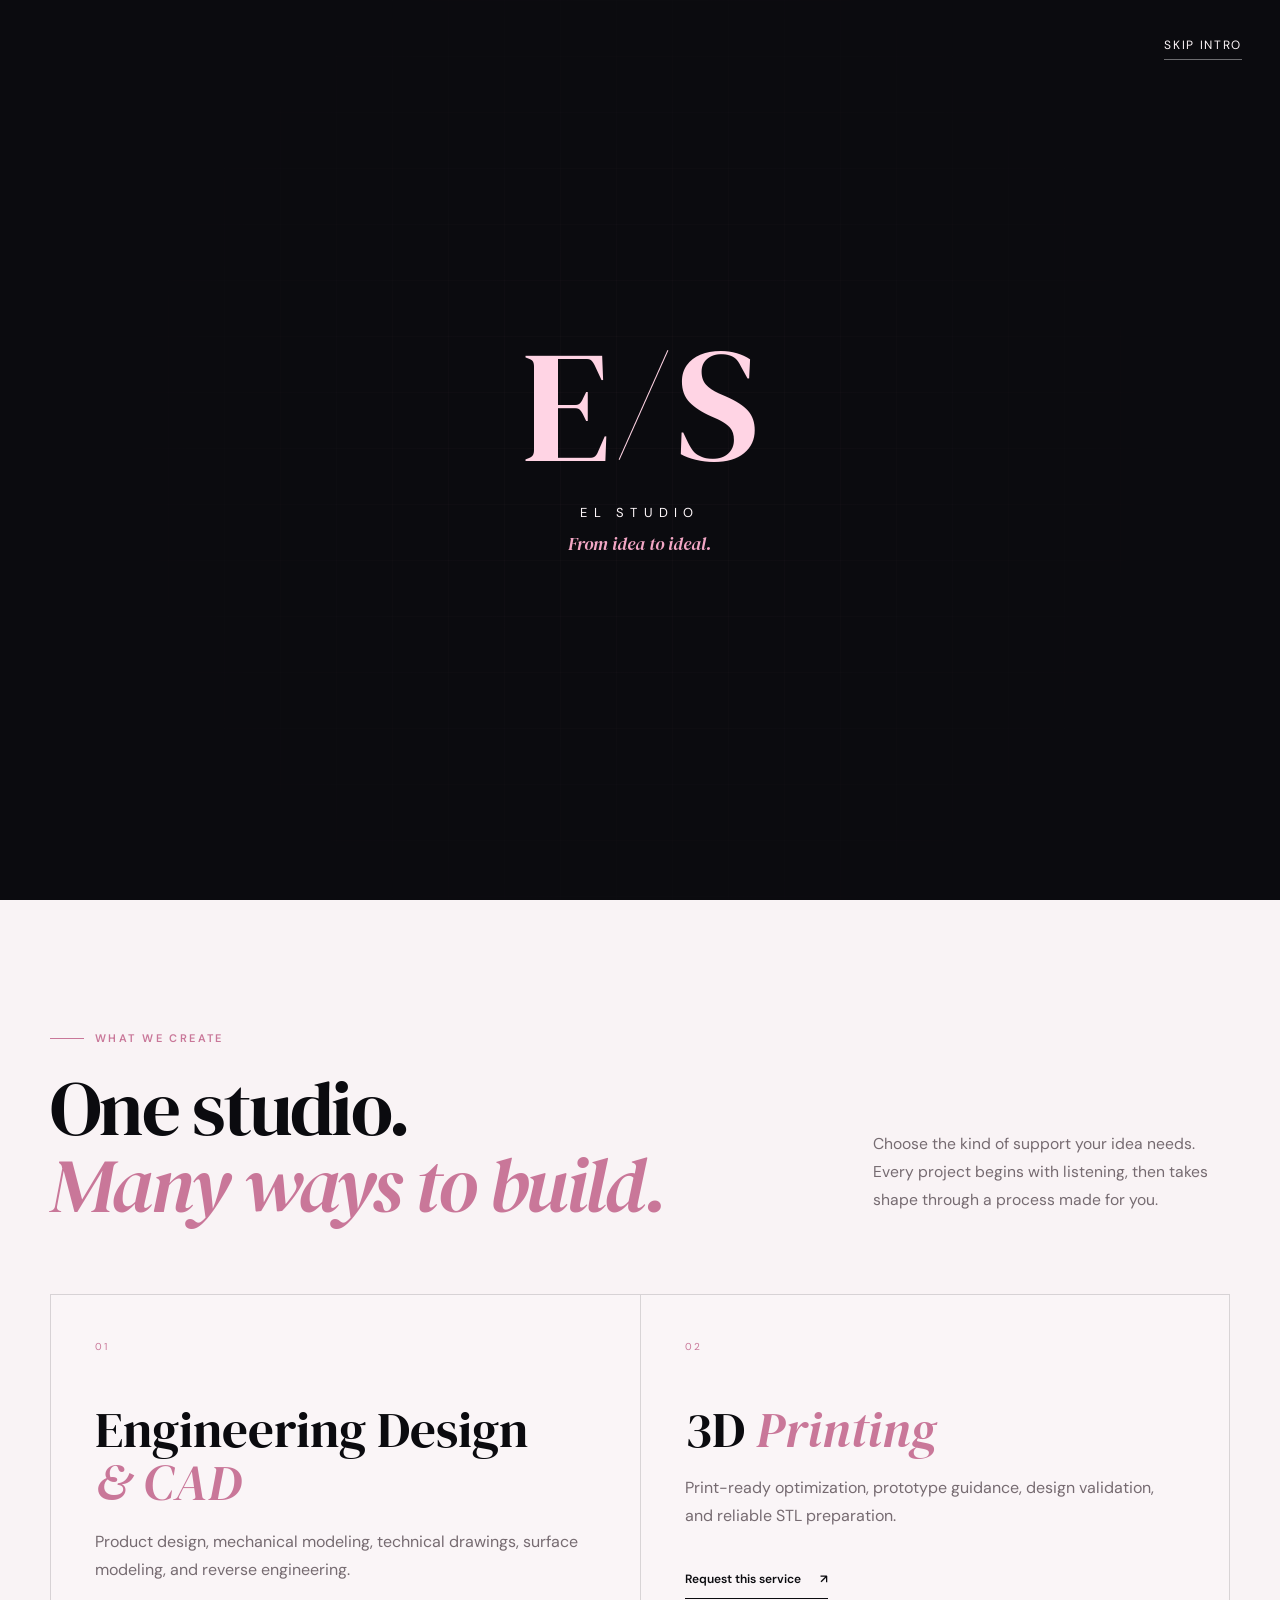
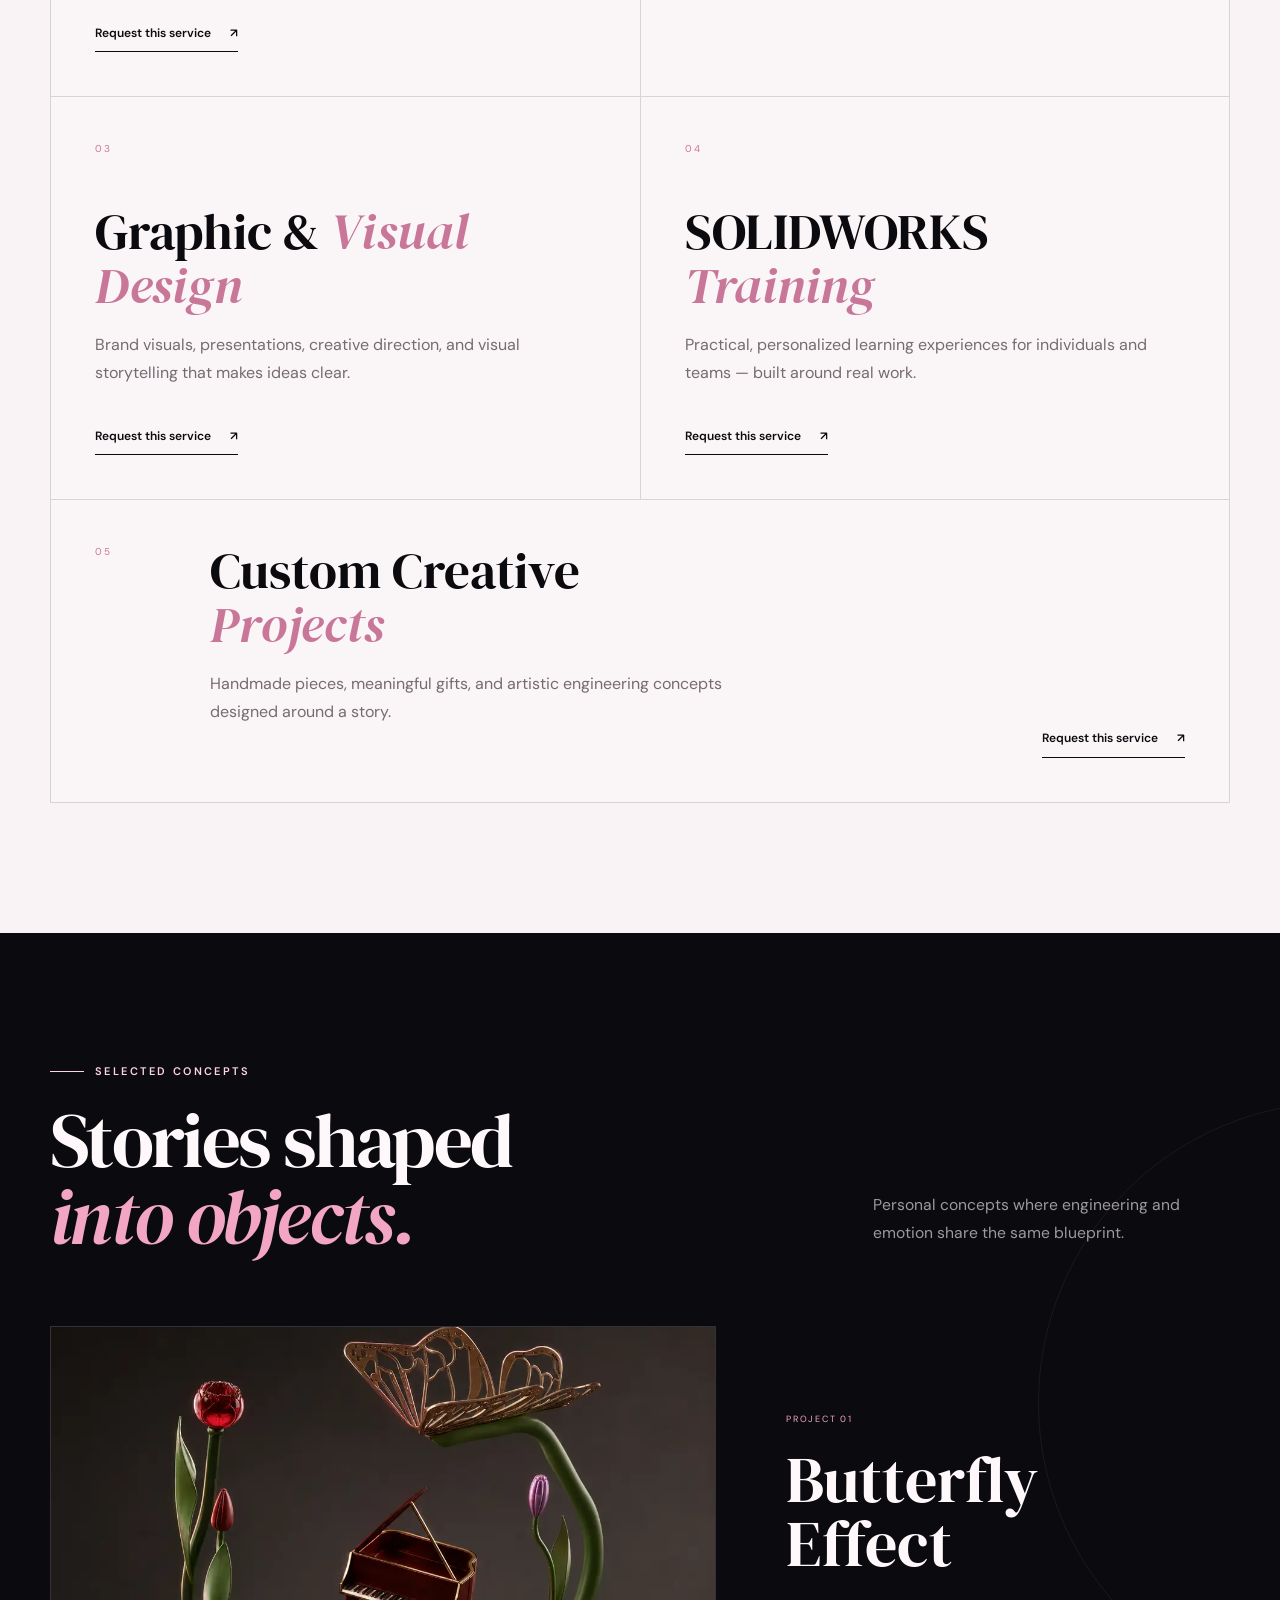
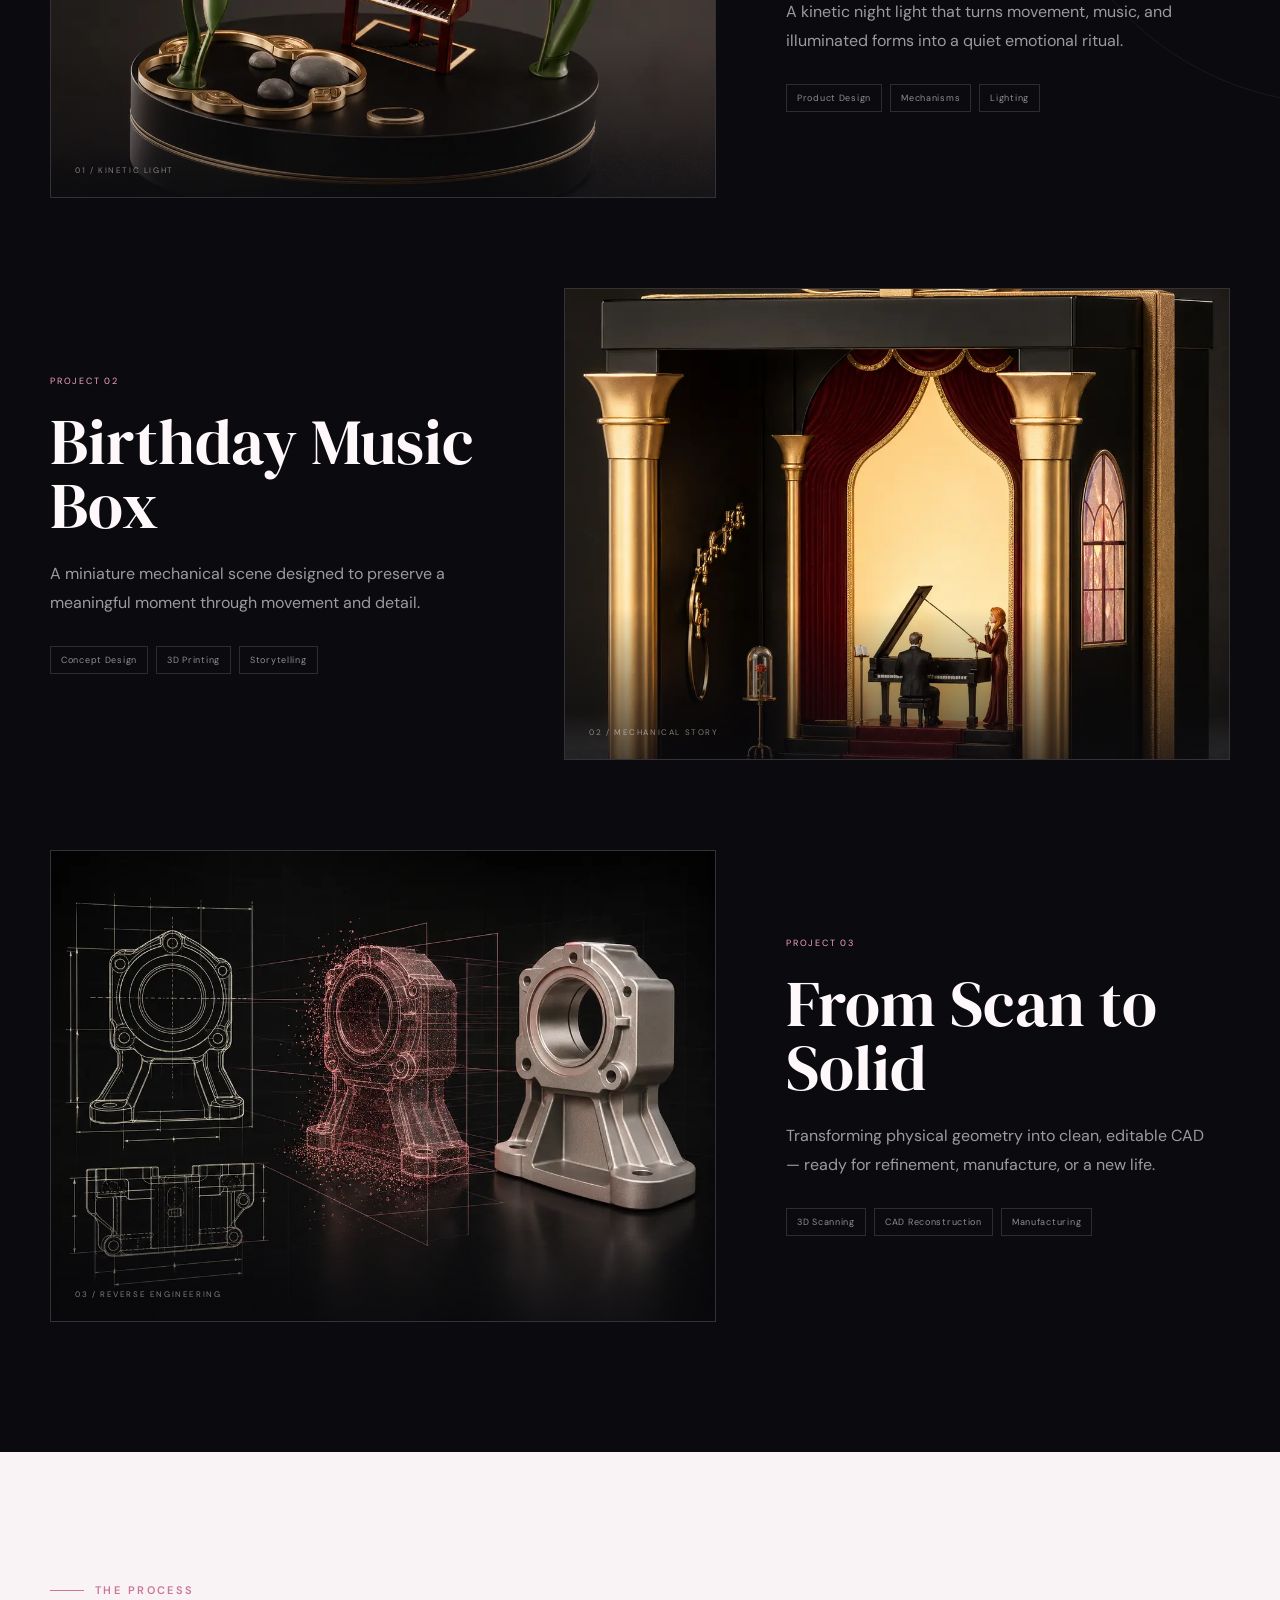
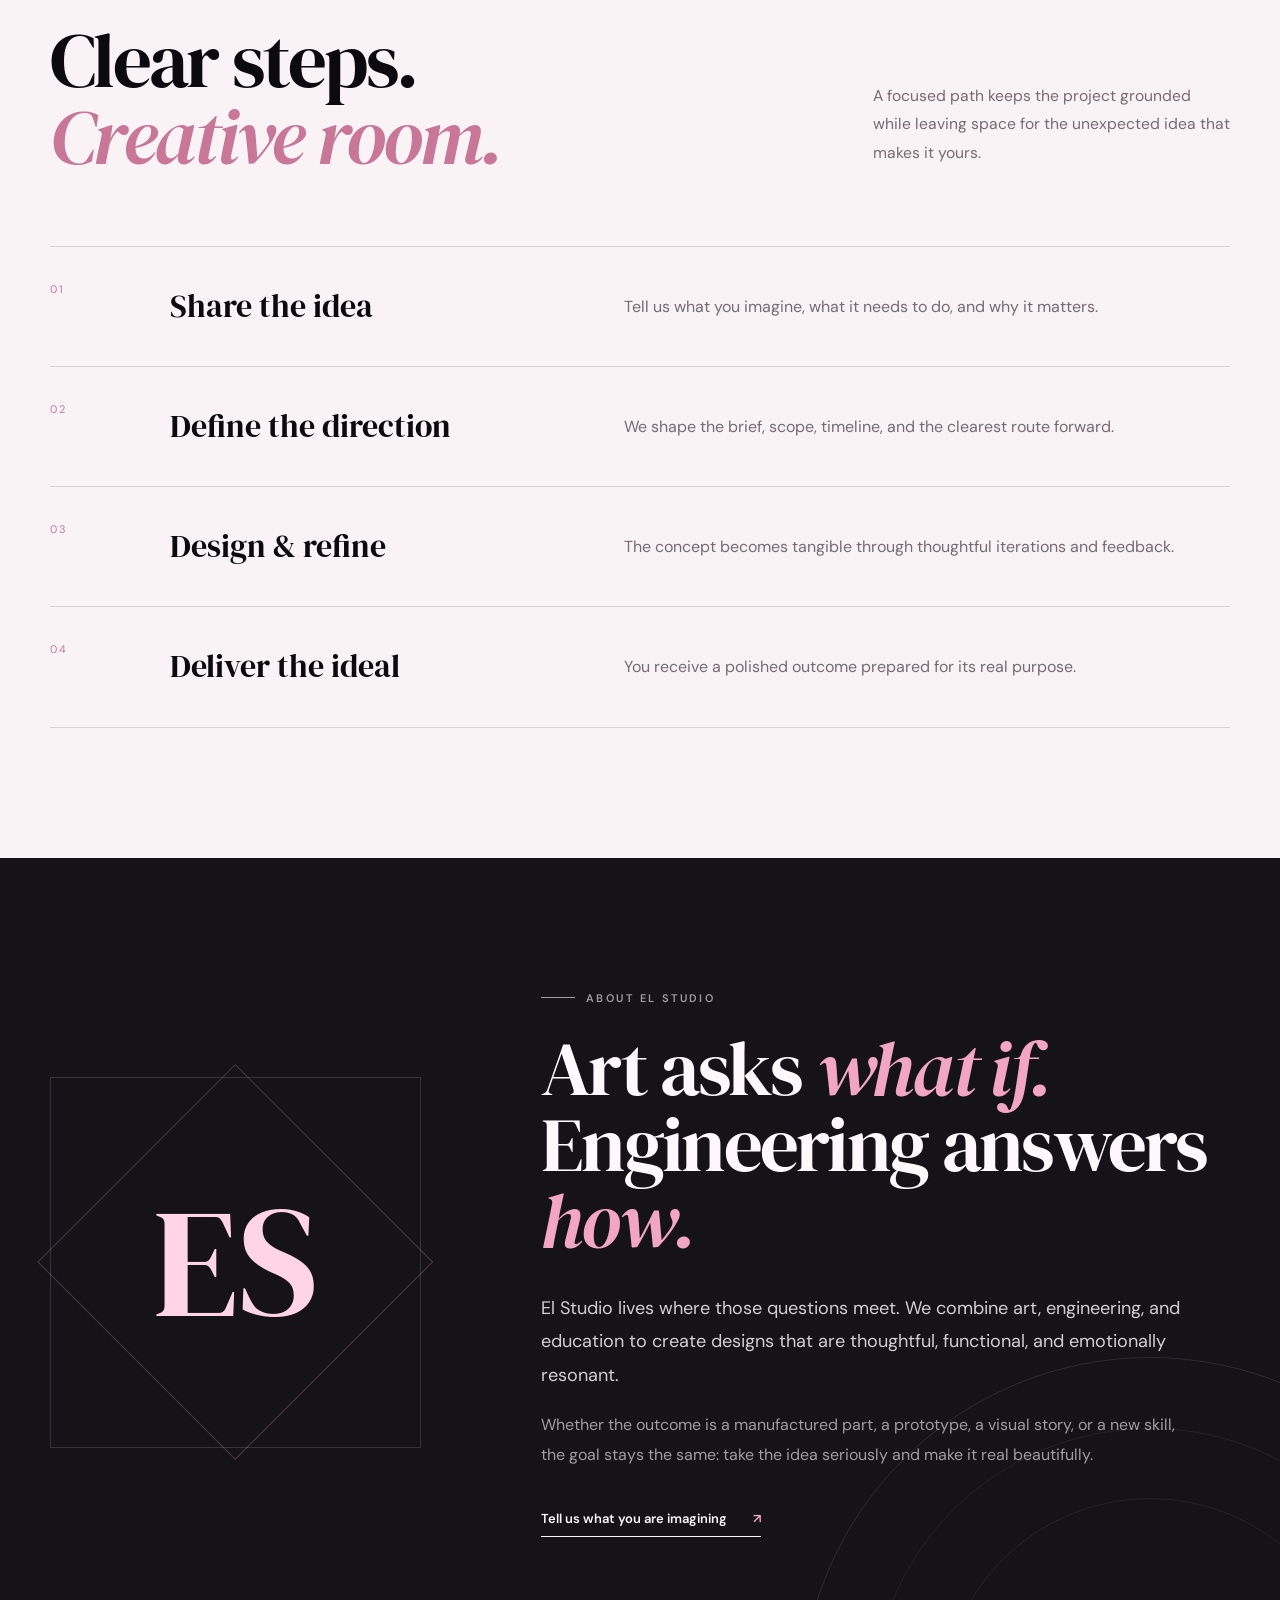
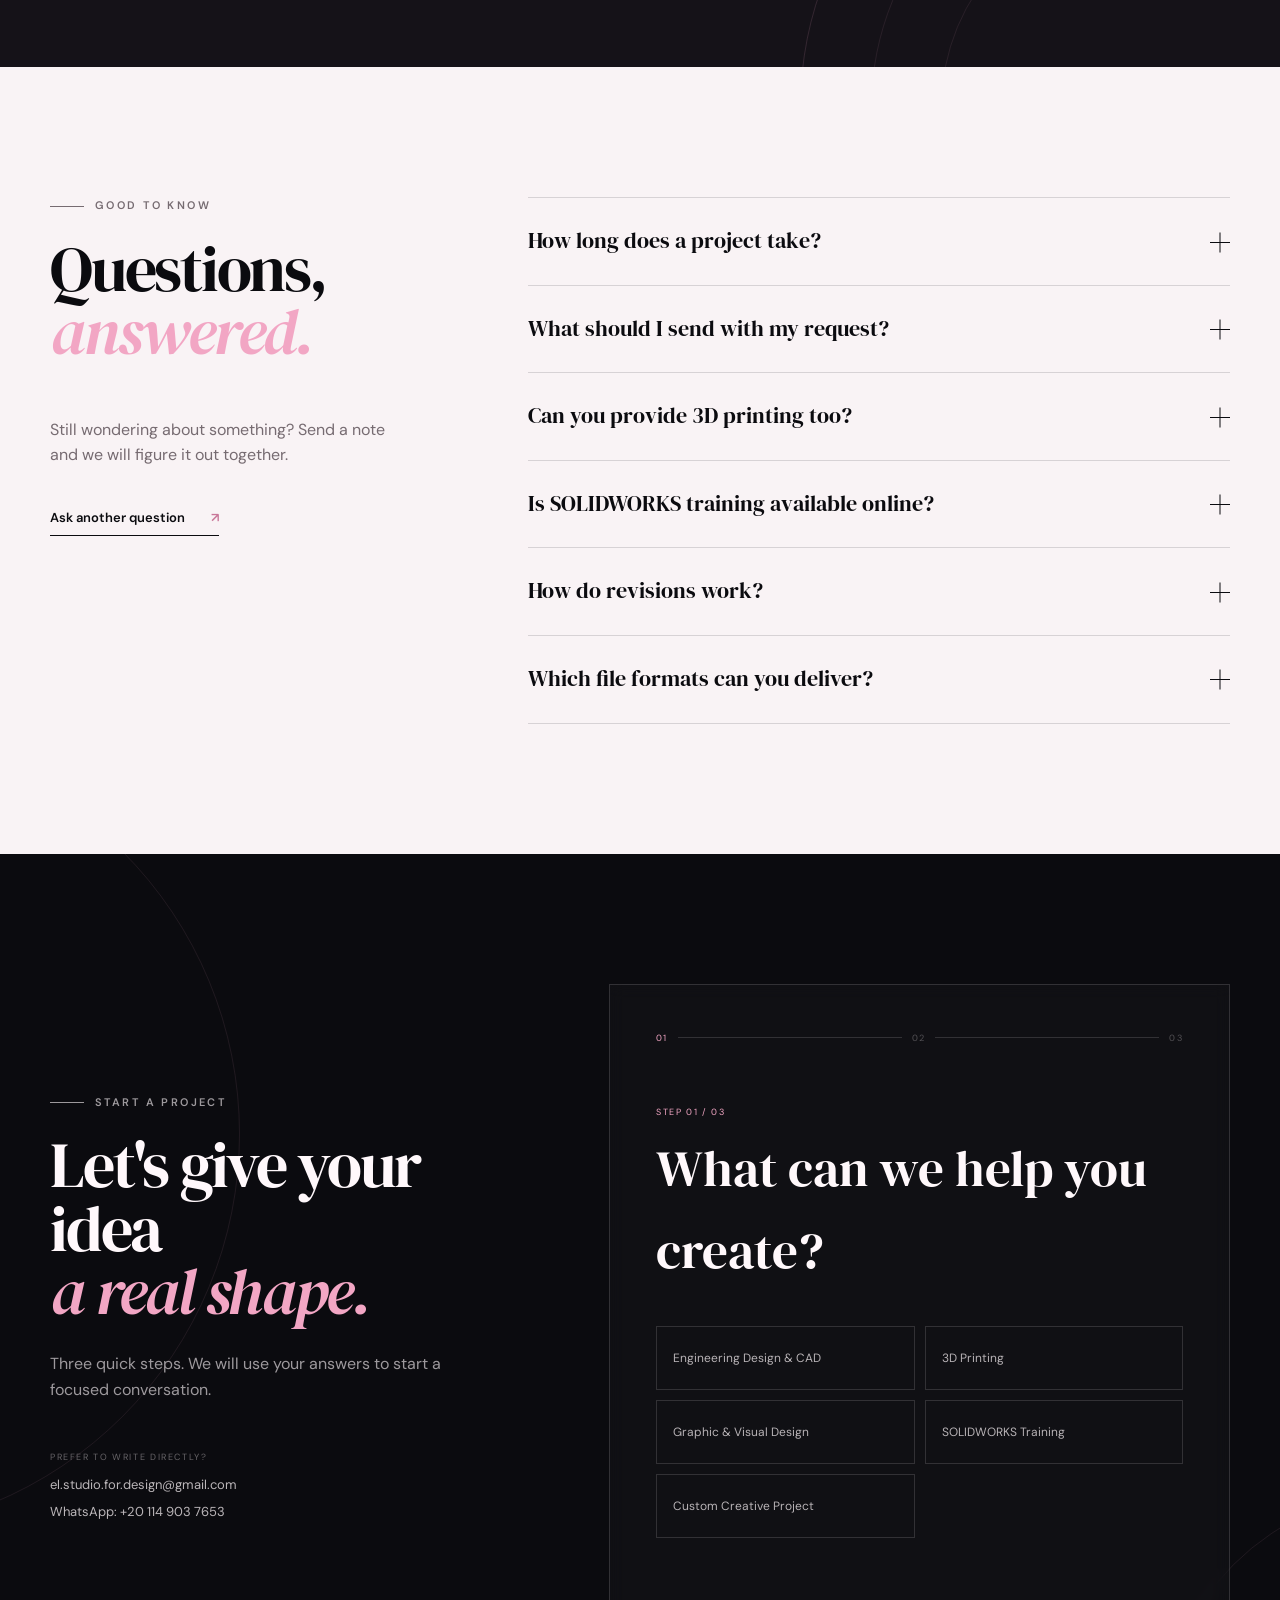
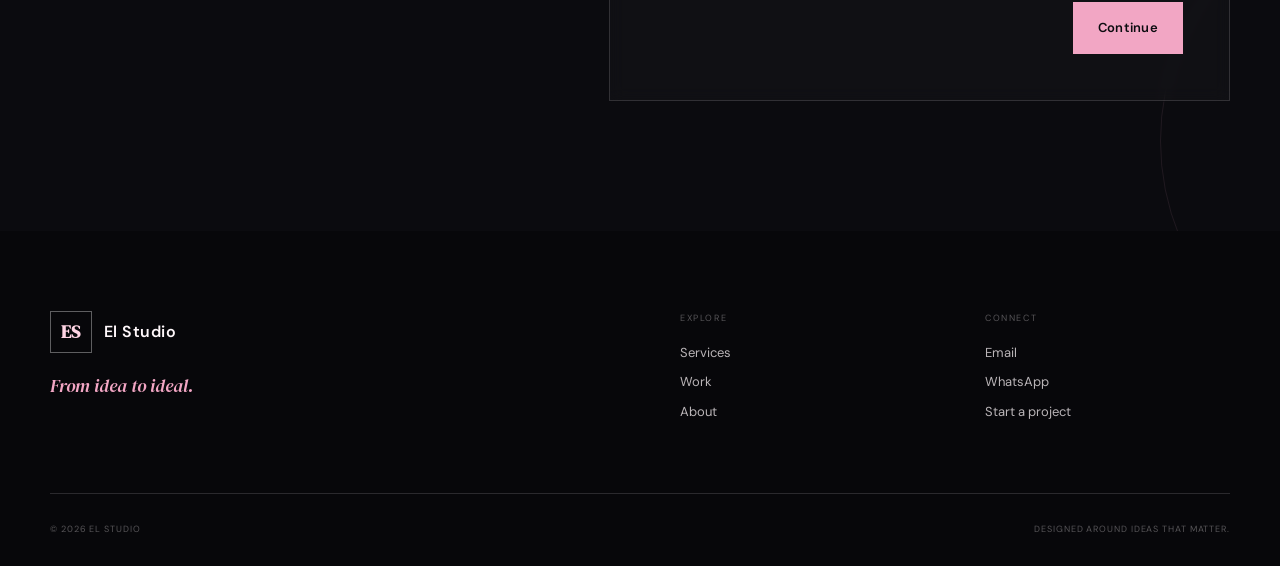
<file: index.html>
<!doctype html>
<html lang="en">
  <head>
    <meta charset="UTF-8" />
    <meta name="viewport" content="width=device-width, initial-scale=1.0" />
    <meta name="theme-color" content="#0b0b0f" />
    <meta
      name="description"
      content="El Studio turns ideas into functional, beautiful, build-ready outcomes through engineering design, 3D printing, visual design, training, and custom creative projects."
    />
    <meta property="og:title" content="El Studio — From idea to ideal" />
    <meta
      property="og:description"
      content="Creative engineering, design, prototyping, and practical training."
    />
    <meta property="og:type" content="website" />
    <title>El Studio — From idea to ideal</title>
    <link rel="preconnect" href="https://fonts.googleapis.com" />
    <link rel="preconnect" href="https://fonts.gstatic.com" crossorigin />
    <link
      href="https://fonts.googleapis.com/css2?family=DM+Sans:wght@400;500;600&family=DM+Serif+Display:ital@0;1&display=swap"
      rel="stylesheet"
    />
    <link rel="stylesheet" href="styles.css" />
  </head>
  <body>
    <a class="skip-link" href="#main">Skip to content</a>

    <div class="intro" id="intro" aria-label="El Studio introduction">
      <button class="intro__skip" id="intro-skip" type="button">Skip intro</button>
      <div class="intro__grid" aria-hidden="true"></div>
      <div class="intro__content">
        <div class="monogram monogram--intro" aria-hidden="true">
          <span>E</span><i></i><span>S</span>
        </div>
        <p class="intro__name">EL STUDIO</p>
        <p class="intro__tagline">From idea to ideal.</p>
      </div>
    </div>

    <header class="site-header" id="site-header">
      <a class="brand" href="#home" aria-label="El Studio home">
        <span class="brand__mark" aria-hidden="true">ES</span>
        <span class="brand__wordmark">El Studio</span>
      </a>
      <button
        class="menu-toggle"
        id="menu-toggle"
        type="button"
        aria-expanded="false"
        aria-controls="site-nav"
        aria-label="Open navigation"
      >
        <span></span><span></span>
      </button>
      <nav class="site-nav" id="site-nav" aria-label="Main navigation">
        <a href="#services">Services</a>
        <a href="#work">Work</a>
        <a href="#about">About</a>
        <a href="#faq">FAQ</a>
        <a class="nav-cta" href="#start">Start a project</a>
      </nav>
    </header>

    <main id="main">
      <section class="hero" id="home">
        <div class="hero__grid" aria-hidden="true"></div>
        <div class="hero__orb hero__orb--one" aria-hidden="true"></div>
        <div class="hero__orb hero__orb--two" aria-hidden="true"></div>
        <div class="container hero__layout">
          <div class="hero__copy reveal">
            <p class="eyebrow"><span></span> Creative engineering studio</p>
            <h1>Ideas deserve more than <em>imagination.</em></h1>
            <p class="hero__lede">
              We turn your concepts into functional, beautiful, build-ready outcomes —
              where engineering precision meets creative instinct.
            </p>
            <div class="hero__actions">
              <a class="button button--pink" href="#services">Explore services</a>
              <a class="button button--ghost" href="#start">Start your project <span>↗</span></a>
            </div>
            <div class="hero__proof" aria-label="Our values">
              <span>01 — Thoughtful</span>
              <span>02 — Functional</span>
              <span>03 — Distinctive</span>
            </div>
          </div>

        </div>
        <a class="scroll-cue" href="#services"><span>Scroll to discover</span><i></i></a>
      </section>

      <section class="services section" id="services">
        <div class="container">
          <div class="section-heading reveal">
            <div>
              <p class="eyebrow eyebrow--dark"><span></span> What we create</p>
              <h2>One studio.<br /><em>Many ways to build.</em></h2>
            </div>
            <p>
              Choose the kind of support your idea needs. Every project begins with
              listening, then takes shape through a process made for you.
            </p>
          </div>

          <div class="service-grid">
            <article class="service-card service-card--featured reveal">
              <div class="service-card__number">01</div>
              <h3>Engineering Design <em>&amp; CAD</em></h3>
              <p>Product design, mechanical modeling, technical drawings, surface modeling, and reverse engineering.</p>
              <button class="service-request" type="button" data-service="Engineering Design & CAD">Request this service <span>↗</span></button>
            </article>

            <article class="service-card reveal">
              <div class="service-card__number">02</div>
              <h3>3D <em>Printing</em></h3>
              <p>Print-ready optimization, prototype guidance, design validation, and reliable STL preparation.</p>
              <button class="service-request" type="button" data-service="3D Printing">Request this service <span>↗</span></button>
            </article>

            <article class="service-card reveal">
              <div class="service-card__number">03</div>
              <h3>Graphic &amp; <em>Visual Design</em></h3>
              <p>Brand visuals, presentations, creative direction, and visual storytelling that makes ideas clear.</p>
              <button class="service-request" type="button" data-service="Graphic & Visual Design">Request this service <span>↗</span></button>
            </article>

            <article class="service-card reveal">
              <div class="service-card__number">04</div>
              <h3>SOLIDWORKS <em>Training</em></h3>
              <p>Practical, personalized learning experiences for individuals and teams — built around real work.</p>
              <button class="service-request" type="button" data-service="SOLIDWORKS Training">Request this service <span>↗</span></button>
            </article>

            <article class="service-card service-card--wide reveal">
              <div class="service-card__number">05</div>
              <div>
                <h3>Custom Creative <em>Projects</em></h3>
                <p>Handmade pieces, meaningful gifts, and artistic engineering concepts designed around a story.</p>
              </div>
              <button class="service-request" type="button" data-service="Custom Creative Project">Request this service <span>↗</span></button>
            </article>
          </div>
        </div>
      </section>

      <section class="work section section--dark" id="work">
        <div class="container">
          <div class="section-heading section-heading--dark reveal">
            <div>
              <p class="eyebrow"><span></span> Selected concepts</p>
              <h2>Stories shaped<br /><em>into objects.</em></h2>
            </div>
            <p>Personal concepts where engineering and emotion share the same blueprint.</p>
          </div>

          <div class="work-list">
            <article class="work-card reveal">
              <div class="work-card__art art-butterfly" aria-hidden="true">
                <img class="work-card__image" src="[data-uri]" alt="" />
                <span>01 / KINETIC LIGHT</span>
              </div>
              <div class="work-card__copy">
                <p class="work-card__index">PROJECT 01</p>
                <h3>Butterfly Effect</h3>
                <p>A kinetic night light that turns movement, music, and illuminated forms into a quiet emotional ritual.</p>
                <div class="tags"><span>Product Design</span><span>Mechanisms</span><span>Lighting</span></div>
              </div>
            </article>

            <article class="work-card work-card--reverse reveal">
              <div class="work-card__art art-music" aria-hidden="true">
                <img class="work-card__image" src="[data-uri]" alt="" />
                <span>02 / MECHANICAL STORY</span>
              </div>
              <div class="work-card__copy">
                <p class="work-card__index">PROJECT 02</p>
                <h3>Birthday Music Box</h3>
                <p>A miniature mechanical scene designed to preserve a meaningful moment through movement and detail.</p>
                <div class="tags"><span>Concept Design</span><span>3D Printing</span><span>Storytelling</span></div>
              </div>
            </article>

            <article class="work-card reveal">
              <div class="work-card__art art-scan" aria-hidden="true">
                <img class="work-card__image" src="[data-uri]" alt="" />
                <span>03 / REVERSE ENGINEERING</span>
              </div>
              <div class="work-card__copy">
                <p class="work-card__index">PROJECT 03</p>
                <h3>From Scan to Solid</h3>
                <p>Transforming physical geometry into clean, editable CAD — ready for refinement, manufacture, or a new life.</p>
                <div class="tags"><span>3D Scanning</span><span>CAD Reconstruction</span><span>Manufacturing</span></div>
              </div>
            </article>
          </div>
        </div>
      </section>

      <section class="process section" id="process">
        <div class="container">
          <div class="section-heading reveal">
            <div>
              <p class="eyebrow eyebrow--dark"><span></span> The process</p>
              <h2>Clear steps.<br /><em>Creative room.</em></h2>
            </div>
            <p>A focused path keeps the project grounded while leaving space for the unexpected idea that makes it yours.</p>
          </div>
          <ol class="process-list">
            <li class="reveal"><span>01</span><div><h3>Share the idea</h3><p>Tell us what you imagine, what it needs to do, and why it matters.</p></div></li>
            <li class="reveal"><span>02</span><div><h3>Define the direction</h3><p>We shape the brief, scope, timeline, and the clearest route forward.</p></div></li>
            <li class="reveal"><span>03</span><div><h3>Design &amp; refine</h3><p>The concept becomes tangible through thoughtful iterations and feedback.</p></div></li>
            <li class="reveal"><span>04</span><div><h3>Deliver the ideal</h3><p>You receive a polished outcome prepared for its real purpose.</p></div></li>
          </ol>
        </div>
      </section>

      <section class="about section" id="about">
        <div class="about__line" aria-hidden="true"></div>
        <div class="container about__layout">
          <div class="about__mark reveal" aria-hidden="true"><span>ES</span></div>
          <div class="about__copy reveal">
            <p class="eyebrow"><span></span> About El Studio</p>
            <h2>Art asks <em>what if.</em><br />Engineering answers <em>how.</em></h2>
            <p class="about__lead">
              El Studio lives where those questions meet. We combine art, engineering,
              and education to create designs that are thoughtful, functional, and emotionally resonant.
            </p>
            <p>
              Whether the outcome is a manufactured part, a prototype, a visual story,
              or a new skill, the goal stays the same: take the idea seriously and make it real beautifully.
            </p>
            <a class="text-link" href="#start">Tell us what you are imagining <span>↗</span></a>
          </div>
        </div>
      </section>

      <section class="faq section" id="faq">
        <div class="container faq__layout">
          <div class="faq__intro reveal">
            <p class="eyebrow eyebrow--dark"><span></span> Good to know</p>
            <h2>Questions,<br /><em>answered.</em></h2>
            <p>Still wondering about something? Send a note and we will figure it out together.</p>
            <a class="text-link text-link--dark" href="mailto:el.studio.for.design@gmail.com">Ask another question <span>↗</span></a>
          </div>
          <div class="accordion reveal">
            <article class="faq-item">
              <button type="button" aria-expanded="false"><span>How long does a project take?</span><i></i></button>
              <div class="faq-answer"><p>Timing depends on complexity and feedback rounds. A focused design task may take a few days; larger product or reverse-engineering projects are scoped with a clear timeline before work begins.</p></div>
            </article>
            <article class="faq-item">
              <button type="button" aria-expanded="false"><span>What should I send with my request?</span><i></i></button>
              <div class="faq-answer"><p>Share the goal, approximate dimensions, references, required file format, deadline, and any manufacturing or brand constraints. Sketches and imperfect photos are welcome.</p></div>
            </article>
            <article class="faq-item">
              <button type="button" aria-expanded="false"><span>Can you provide 3D printing too?</span><i></i></button>
              <div class="faq-answer"><p>Yes. We can prepare and optimize the model for printing, advise on process and material, and discuss printing availability based on the part and delivery location.</p></div>
            </article>
            <article class="faq-item">
              <button type="button" aria-expanded="false"><span>Is SOLIDWORKS training available online?</span><i></i></button>
              <div class="faq-answer"><p>Yes. Sessions can be delivered online and tailored to your level, industry, or a real project you want to understand better.</p></div>
            </article>
            <article class="faq-item">
              <button type="button" aria-expanded="false"><span>How do revisions work?</span><i></i></button>
              <div class="faq-answer"><p>Every quote defines the included feedback rounds. We review direction at key stages so revisions stay purposeful and there are no surprises at delivery.</p></div>
            </article>
            <article class="faq-item">
              <button type="button" aria-expanded="false"><span>Which file formats can you deliver?</span><i></i></button>
              <div class="faq-answer"><p>Depending on the service: SLDPRT, SLDASM, STEP, IGES, STL, 2D drawings, PDF, presentation, and common image formats. Tell us what your next step is and we will recommend the right package.</p></div>
            </article>
          </div>
        </div>
      </section>

      <section class="start section section--dark" id="start">
        <div class="start__orbit start__orbit--one" aria-hidden="true"></div>
        <div class="start__orbit start__orbit--two" aria-hidden="true"></div>
        <div class="container start__layout">
          <div class="start__intro reveal">
            <p class="eyebrow"><span></span> Start a project</p>
            <h2>Let's give your idea<br /><em>a real shape.</em></h2>
            <p>Three quick steps. We will use your answers to start a focused conversation.</p>
            <div class="start__contact">
              <span>Prefer to write directly?</span>
              <a href="mailto:el.studio.for.design@gmail.com">el.studio.for.design@gmail.com</a>
              <a href="https://wa.me/201149037653" target="_blank" rel="noreferrer">WhatsApp: +20 114 903 7653</a>
            </div>
          </div>

          <form class="project-form reveal" id="project-form" novalidate>
            <div class="form-progress" aria-label="Form progress">
              <span class="is-active" data-progress="1">01</span><i></i>
              <span data-progress="2">02</span><i></i>
              <span data-progress="3">03</span>
            </div>

            <div class="form-step is-active" data-step="1">
              <p class="form-step__label">STEP 01 / 03</p>
              <h3>What can we help you create?</h3>
              <div class="service-options">
                <label><input type="radio" name="service" value="Engineering Design & CAD" required /><span>Engineering Design &amp; CAD</span></label>
                <label><input type="radio" name="service" value="3D Printing" /><span>3D Printing</span></label>
                <label><input type="radio" name="service" value="Graphic & Visual Design" /><span>Graphic &amp; Visual Design</span></label>
                <label><input type="radio" name="service" value="SOLIDWORKS Training" /><span>SOLIDWORKS Training</span></label>
                <label><input type="radio" name="service" value="Custom Creative Project" /><span>Custom Creative Project</span></label>
              </div>
              <p class="form-error" id="service-error" role="alert"></p>
              <div class="form-actions"><span></span><button class="button button--pink next-step" type="button">Continue</button></div>
            </div>

            <div class="form-step" data-step="2">
              <p class="form-step__label">STEP 02 / 03</p>
              <h3>Tell us about the idea.</h3>
              <label class="field field--full">
                <span>Project details *</span>
                <textarea name="details" rows="6" required placeholder="What are you imagining? What should the outcome do or communicate?"></textarea>
              </label>
              <div class="field-row">
                <label class="field"><span>Desired deadline *</span><input type="date" name="deadline" required /></label>
                <label class="field"><span>Budget range</span>
                  <select name="budget">
                    <option value="Not specified">Select range</option>
                    <option value="Under EGP 2,000">Under EGP 2,000</option>
                    <option value="EGP 2,000–5,000">EGP 2,000–5,000</option>
                    <option value="EGP 5,000–10,000">EGP 5,000–10,000</option>
                    <option value="EGP 10,000+">EGP 10,000+</option>
                    <option value="Let's discuss">Let's discuss</option>
                  </select>
                </label>
              </div>
              <p class="form-error" id="details-error" role="alert"></p>
              <div class="form-actions"><button class="back-step" type="button">← Back</button><button class="button button--pink next-step" type="button">Continue</button></div>
            </div>

            <div class="form-step" data-step="3">
              <p class="form-step__label">STEP 03 / 03</p>
              <h3>Where can we reach you?</h3>
              <div class="field-row">
                <label class="field"><span>Your name *</span><input type="text" name="name" autocomplete="name" required placeholder="Full name" /></label>
                <label class="field"><span>Email *</span><input type="email" name="email" autocomplete="email" required placeholder="you@example.com" /></label>
              </div>
              <label class="field field--full"><span>WhatsApp number</span><input type="tel" name="phone" autocomplete="tel" placeholder="+20 ..." /></label>
              <p class="form-note">Submitting opens your email app with the complete request ready to send. Nothing is marked sent until you send it.</p>
              <p class="form-error" id="contact-error" role="alert"></p>
              <div class="form-actions"><button class="back-step" type="button">← Back</button><button class="button button--pink" type="submit">Prepare email <span>↗</span></button></div>
              <a class="whatsapp-submit" id="whatsapp-submit" href="#" target="_blank" rel="noreferrer">Or prepare the same request on WhatsApp</a>
            </div>
          </form>
        </div>
      </section>
    </main>

    <footer class="footer">
      <div class="container footer__top">
        <div>
          <a class="brand brand--footer" href="#home"><span class="brand__mark">ES</span><span class="brand__wordmark">El Studio</span></a>
          <p>From idea to ideal.</p>
        </div>
        <div class="footer__links">
          <div><span>Explore</span><a href="#services">Services</a><a href="#work">Work</a><a href="#about">About</a></div>
          <div><span>Connect</span><a href="mailto:el.studio.for.design@gmail.com">Email</a><a href="https://wa.me/201149037653" target="_blank" rel="noreferrer">WhatsApp</a><a href="#start">Start a project</a></div>
        </div>
      </div>
      <div class="container footer__bottom"><span>© <span id="year"></span> El Studio</span><span>Designed around ideas that matter.</span></div>
    </footer>

    <div class="toast" id="toast" role="status" aria-live="polite"></div>
    <script src="script.js?v=robot-shell-3"></script>
  </body>
</html>
</file>
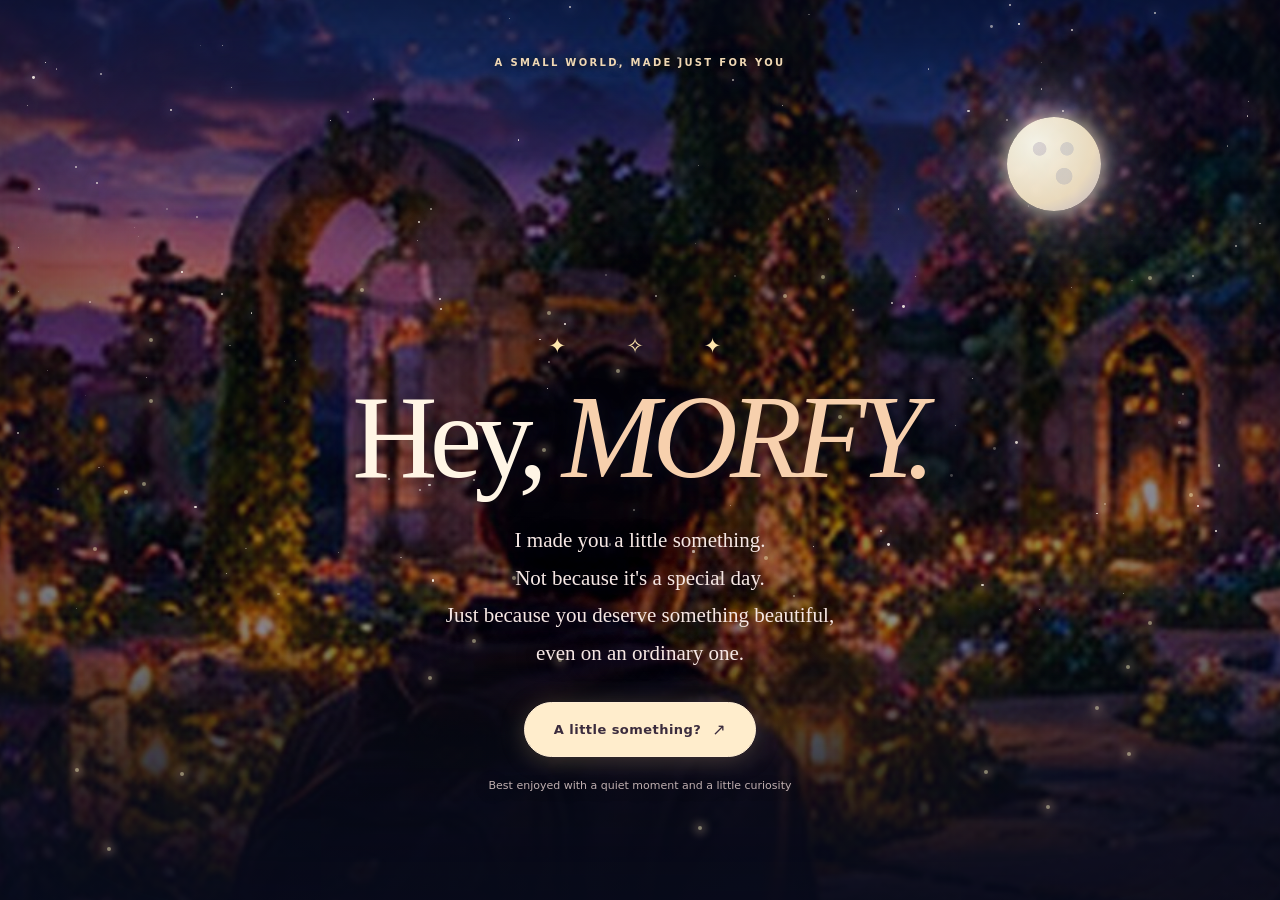
<file: morfy-video/index.html>
<!doctype html>
<html lang="en">
<head>
  <meta charset="utf-8">
  <meta name="viewport" content="width=device-width,initial-scale=1,viewport-fit=cover">
  <meta name="theme-color" content="#10162e">
  <meta name="description" content="A little place to breathe, made for MORFY.">
  <title>A Little Place for MORFY | Somewhere Soft</title>
  <link rel="stylesheet" href="styles.css">
</head>
<body>
<div id="app">
  <div id="atmosphere" aria-hidden="true"></div>
  <div id="scene" class="scene scene-welcome" aria-hidden="true">
    <div id="scenePicture" class="scene-picture"></div>
    <video id="sceneVideo" class="scene-video" autoplay muted loop playsinline webkit-playsinline preload="metadata" aria-hidden="true"></video>
    <div class="vignette"></div>
    <div id="stars" class="stars"></div>
    <div id="moon" class="moon"></div>
    <div id="fireflyField" aria-hidden="true"></div>
    <canvas id="waterCanvas"></canvas>
    <div id="underwaterLens" aria-hidden="true"><div class="surface-sky"><div class="surface-moon"></div><div class="surface-stars"></div></div><div class="ripple-surface"></div></div>
    <div id="grassFront" class="grass-front" aria-hidden="true"></div>
  </div>

  <header id="topbar" class="topbar hidden">
    <button id="homeBtn" class="iconbutton glass" type="button" aria-label="Choose another place"><span>⌂</span></button>
    <div class="brand">Somewhere <i>Soft</i><span class="brand-sep">·</span><small>MORFY</small></div>
    <button id="collectionBtn" class="iconbutton glass" type="button" aria-label="Open your flowers"><span>✿</span><em id="collectionCount">0/6</em></button>
  </header>

  <main id="pages">
    <section id="welcome" class="page welcome-page active">
      <div class="intro-top"><span class="eyebrow">A SMALL WORLD, MADE JUST FOR YOU</span></div>
      <div class="welcome-content">
        <span class="tiny-stars">✦ &nbsp; ✧ &nbsp; ✦</span>
        <h1>Hey, <em>MORFY.</em></h1>
        <p>I made you a little something.<br>Not because it's a special day.<br>Just because you deserve something beautiful,<br>even on an ordinary one.</p>
        <button class="btn btn-primary btn-large" id="enterBtn" type="button">A little something? <span>↗</span></button>
        <div class="welcome-note">Best enjoyed with a quiet moment and a little curiosity</div>
      </div>
    </section>

    <section id="introCat" class="page intro-cat-page" aria-labelledby="catIntroTitle">
      <div class="center-panel intro-dialogue glass">
        <div class="cat-avatar large" id="introCatAvatar" aria-hidden="true">🐈</div>
        <div class="eyebrow">YOUR TINY TOUR GUIDE</div>
        <h2 id="catIntroTitle">Well, hello there.</h2>
        <p id="catIntroLine">I was wondering when you'd arrive.</p>
        <button id="catNextBtn" type="button" class="btn btn-primary">Nice to meet you, little cat <span>→</span></button>
      </div>
    </section>

    <section id="menu" class="page menu-page">
      <div class="menu-head"><div class="eyebrow">WELCOME TO YOUR LITTLE CORNER</div><h2 id="menuTitle">Where would you like<br>to go, <em>MORFY?</em></h2><p>Every little corner has something different to offer.<br>Choose whatever feels right.</p></div>
      <div class="destination-grid">
        <button class="destination" data-mode="garden" style="--cardimage:url('assets/scenes/garden.jpg')"><span class="destination-tag">01 · FOR A LITTLE COLOR</span><span class="destination-name">The Garden <b>↗</b></span><span class="destination-desc">Follow the cat and find six little stories.</span></button>
        <button class="destination" data-mode="sky" style="--cardimage:url('assets/scenes/sky.jpg')"><span class="destination-tag">02 · FOR A LITTLE STILLNESS</span><span class="destination-name">The Starry Sky <b>↗</b></span><span class="destination-desc">Lie among wildflowers and watch the stars.</span></button>
        <button class="destination" data-mode="sea" style="--cardimage:url('assets/scenes/sea.jpg')"><span class="destination-tag">03 · FOR A LITTLE FREEDOM</span><span class="destination-name">The Sea <b>↗</b></span><span class="destination-desc">Dive into quiet water and swim with the fish.</span></button>
        <button class="destination" data-mode="under" style="--cardimage:url('assets/scenes/underwater.jpg')"><span class="destination-tag">04 · FOR A LITTLE WONDER</span><span class="destination-name">Beneath the Waves <b>↗</b></span><span class="destination-desc">Discover the sky from another world.</span></button>
      </div>
      <div class="menu-footer"><span id="menuProgress">✿ Your collection: 0 of 6 flowers</span><button id="goldenShortcut" class="subtle-link hidden" type="button">See your golden flower ✧</button></div>
    </section>

    <section id="garden" class="page play-page garden-page">
      <div class="scene-title compact"><div class="eyebrow">01 / SIX LITTLE PIECES OF LIGHT</div><h2>The Garden</h2><p id="gardenIntro">Look at all these flowers! Each one has something to tell you.</p></div>
      <div class="garden-hud"><div class="glass garden-count"><span>✿</span><div><strong id="gardenCount">0 / 6</strong><small>flowers found</small></div></div><button id="guideBtn" class="btn btn-ghost btn-sm" type="button">Follow the cat <span>↗</span></button></div>
      <div id="gardenField" class="garden-field" aria-label="Garden exploration area">
        <div id="walkableZone"><div id="playerAvatar" class="little-explorer" aria-hidden="true"><span>●</span><span>▰</span></div><div id="catSprite" class="garden-cat" aria-hidden="true">🐈</div></div>
        <button class="flower-hotspot" data-flower="daisy" style="--x:22%;--y:35%" aria-label="Discover White Daisy"><img src="assets/flowers/daisy.svg" alt=""></button>
        <button class="flower-hotspot" data-flower="rose" style="--x:78%;--y:31%" aria-label="Discover Pink Rose"><img src="assets/flowers/rose.svg" alt=""></button>
        <button class="flower-hotspot" data-flower="lavender" style="--x:39%;--y:55%" aria-label="Discover Lavender"><img src="assets/flowers/lavender.svg" alt=""></button>
        <button class="flower-hotspot" data-flower="sunflower" style="--x:84%;--y:61%" aria-label="Discover Sunflower"><img src="assets/flowers/sunflower.svg" alt=""></button>
        <button class="flower-hotspot" data-flower="tulip" style="--x:18%;--y:78%" aria-label="Discover Red Tulip"><img src="assets/flowers/tulip.svg" alt=""></button>
        <button class="flower-hotspot" data-flower="hydrangea" style="--x:64%;--y:81%" aria-label="Discover Blue Hydrangea"><img src="assets/flowers/hydrangea.svg" alt=""></button>
        <button class="firefly" data-firefly="0" style="--x:12%;--y:48%" aria-label="Catch a firefly">✦</button>
        <button class="firefly" data-firefly="1" style="--x:90%;--y:43%" aria-label="Catch a firefly">✦</button>
        <button class="firefly" data-firefly="2" style="--x:51%;--y:29%" aria-label="Catch a firefly">✦</button>
        <button class="firefly" data-firefly="3" style="--x:5%;--y:88%" aria-label="Catch a firefly">✦</button>
        <button class="firefly" data-firefly="4" style="--x:93%;--y:90%" aria-label="Catch a firefly">✦</button>
        <button id="bench" class="bench" aria-label="Sit with the cat">♧ <span>Sit with the cat</span></button>
      </div>
      <div class="garden-footnote">Tap any flower, follow the cat, or discover the little lights ✦</div>
    </section>

    <section id="sky" class="page play-page sky-page">
      <div id="skyBefore" class="moment-overlay"><div class="eyebrow">02 / A MOMENT JUST FOR YOU</div><h2>The sky has been<br>here all along.</h2><p>Sometimes we just forget to look up.</p><button id="lieDownBtn" type="button" class="btn btn-primary">Lie down among the flowers <span>✧</span></button></div>
      <div id="skyResting" class="resting-ui hidden"><div class="rest-topline">YOU CAN STAY HERE AS LONG AS YOU LIKE</div><div class="rest-message" id="skyRestMessage">Nothing to accomplish. Just the sky above you.</div><div class="rest-controls"><button id="voicePlay" class="btn btn-primary" type="button">♫ Listen to Rahma</button><button id="voicePause" class="btn btn-ghost hidden" type="button">Pause</button><button id="voiceReplay" class="btn btn-ghost hidden" type="button">↺ Hear it again</button><button id="skyGetUp" class="btn btn-light" type="button">Get up</button></div><div class="voice-caption" id="voiceCaption" role="status" aria-live="polite"></div></div>
    </section>

    <section id="sea" class="page play-page sea-page"><div class="scene-title"><div class="eyebrow">03 / LET THE WORLD FEEL LIGHTER</div><h2>The Sea</h2><p>Some adventures don't need a destination.</p></div><div class="sea-actions"><div id="seaDialogue" class="cat-bubble glass"><span>🐈</span><p>Well, this is where I stop. I have a complicated relationship with water. I'll watch your things.</p></div><button id="jumpBtn" class="btn btn-primary" type="button">Jump in <span>≈</span></button></div><div id="seaSwimming" class="sea-swimming hidden"><div id="seaText" class="sea-poetry glass">Looks like you've made some new friends.</div><div class="sea-bottom"><button id="swimAroundBtn" class="btn btn-ghost" type="button">Swim around</button><button id="seaFloatBtn" class="btn btn-primary" type="button">Float on the waves</button><button id="diveBtn" class="btn btn-ghost" type="button">Look beneath the waves ↓</button></div></div></section>

    <section id="under" class="page play-page under-page"><div class="scene-title under-title"><div class="eyebrow">04 / ANOTHER WAY TO SEE THE SKY</div><h2>Beneath the Waves</h2><p>Have you ever wondered how the sky looks from another world?</p></div><div class="under-actions"><button id="lookUpBtn" class="btn btn-primary" type="button">Look up at the sky ↑</button><button id="fishBtn" class="btn btn-ghost" type="button">Follow the fish</button><button id="underQuietBtn" class="btn btn-ghost" type="button">Just watch</button></div><div id="underPhrase" class="under-phrase hidden">Same sky. <em>Different point of view.</em></div><button id="backSeaBtn" class="btn btn-light under-back" type="button">Back to swimming ↑</button></section>
  </main>

  <nav id="dock" class="dock glass hidden" aria-label="Choose a peaceful place">
    <button type="button" data-mode="garden" aria-label="Garden"><b>✿</b><small>Garden</small></button>
    <button type="button" data-mode="sky" aria-label="Sky"><b>☾</b><small>Sky</small></button>
    <button type="button" data-mode="sea" aria-label="Sea"><b>≈</b><small>Sea</small></button>
    <button type="button" data-mode="under" aria-label="Underwater"><b>◈</b><small>Below</small></button>
  </nav>

  <div id="modal" class="modal hidden" role="dialog" aria-modal="true" aria-labelledby="modalHeading"><div class="modal-shade" data-close></div><div class="modal-card glass"><button id="modalX" class="modal-close" type="button" aria-label="Close">×</button><div id="modalContent"></div></div></div>
  <div id="toast" class="toast" role="status" aria-live="polite"></div>
  <div id="screenCurtain" class="screen-curtain" aria-hidden="true"></div>
</div>
<audio id="rahmaAudio" preload="none" src="assets/audio/rahma-original.m4a"></audio>
<script src="app.js"></script>
</body>
</html>
</file>
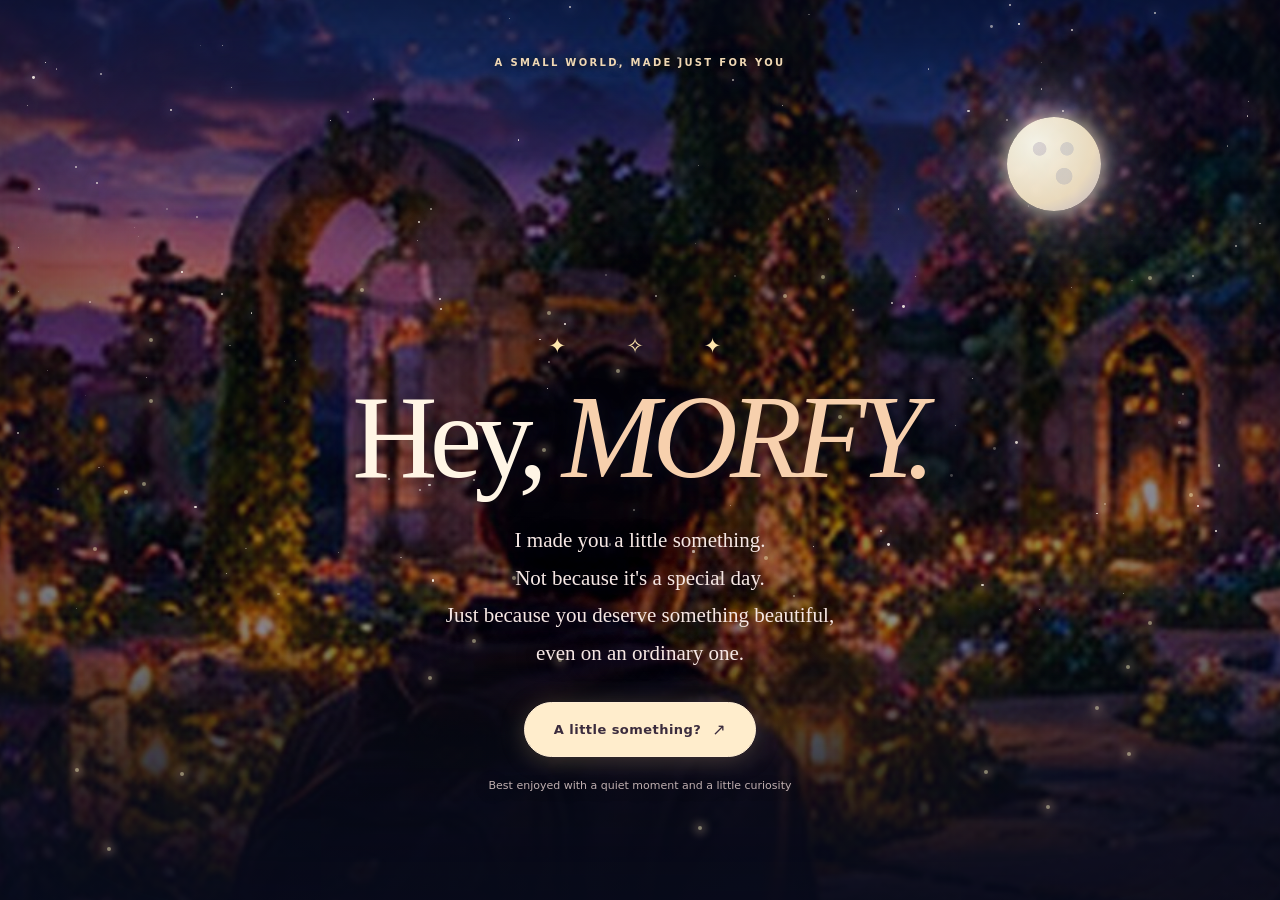
<file: morfy-videos/index.html>
<!doctype html>
<html lang="en">
<head>
  <meta charset="utf-8">
  <meta name="viewport" content="width=device-width,initial-scale=1,viewport-fit=cover">
  <meta name="theme-color" content="#10162e">
  <meta name="description" content="A little place to breathe, made for MORFY.">
  <title>A Little Place for MORFY | Somewhere Soft</title>
  <link rel="stylesheet" href="styles.css">
</head>
<body>
<div id="app">
  <div id="atmosphere" aria-hidden="true"></div>
  <div id="scene" class="scene scene-welcome" aria-hidden="true">
    <div id="scenePicture" class="scene-picture"></div>
    <video id="sceneVideo" class="scene-video" autoplay muted loop playsinline webkit-playsinline preload="metadata" aria-hidden="true"></video>
    <div class="vignette"></div>
    <div id="stars" class="stars"></div>
    <div id="moon" class="moon"></div>
    <div id="fireflyField" aria-hidden="true"></div>
    <canvas id="waterCanvas"></canvas>
    <div id="underwaterLens" aria-hidden="true"><div class="surface-sky"><div class="surface-moon"></div><div class="surface-stars"></div></div><div class="ripple-surface"></div></div>
    <div id="grassFront" class="grass-front" aria-hidden="true"></div>
  </div>

  <header id="topbar" class="topbar hidden">
    <button id="homeBtn" class="iconbutton glass" type="button" aria-label="Choose another place"><span>⌂</span></button>
    <div class="brand">Somewhere <i>Soft</i><span class="brand-sep">·</span><small>MORFY</small></div>
    <button id="collectionBtn" class="iconbutton glass" type="button" aria-label="Open your flowers"><span>✿</span><em id="collectionCount">0/6</em></button>
  </header>

  <main id="pages">
    <section id="welcome" class="page welcome-page active">
      <div class="intro-top"><span class="eyebrow">A SMALL WORLD, MADE JUST FOR YOU</span></div>
      <div class="welcome-content">
        <span class="tiny-stars">✦ &nbsp; ✧ &nbsp; ✦</span>
        <h1>Hey, <em>MORFY.</em></h1>
        <p>I made you a little something.<br>Not because it's a special day.<br>Just because you deserve something beautiful,<br>even on an ordinary one.</p>
        <button class="btn btn-primary btn-large" id="enterBtn" type="button">A little something? <span>↗</span></button>
        <div class="welcome-note">Best enjoyed with a quiet moment and a little curiosity</div>
      </div>
    </section>

    <section id="introCat" class="page intro-cat-page" aria-labelledby="catIntroTitle">
      <div class="center-panel intro-dialogue glass">
        <div class="cat-avatar large" id="introCatAvatar" aria-hidden="true">🐈</div>
        <div class="eyebrow">YOUR TINY TOUR GUIDE</div>
        <h2 id="catIntroTitle">Well, hello there.</h2>
        <p id="catIntroLine">I was wondering when you'd arrive.</p>
        <button id="catNextBtn" type="button" class="btn btn-primary">Nice to meet you, little cat <span>→</span></button>
      </div>
    </section>

    <section id="menu" class="page menu-page">
      <div class="menu-head"><div class="eyebrow">WELCOME TO YOUR LITTLE CORNER</div><h2 id="menuTitle">Where would you like<br>to go, <em>MORFY?</em></h2><p>Every little corner has something different to offer.<br>Choose whatever feels right.</p></div>
      <div class="destination-grid">
        <button class="destination" data-mode="garden" style="--cardimage:url('assets/scenes/cinematic-1.jpg')"><span class="destination-tag">01 · FOR A LITTLE COLOR</span><span class="destination-name">The Garden <b>↗</b></span><span class="destination-desc">Follow the cat and find six little stories.</span></button>
        <button class="destination" data-mode="sky" style="--cardimage:url('assets/scenes/cinematic-2.jpg')"><span class="destination-tag">02 · FOR A LITTLE STILLNESS</span><span class="destination-name">The Starry Sky <b>↗</b></span><span class="destination-desc">Lie among wildflowers and watch the stars.</span></button>
        <button class="destination" data-mode="sea" style="--cardimage:url('assets/scenes/cinematic-3.jpg')"><span class="destination-tag">03 · FOR A LITTLE FREEDOM</span><span class="destination-name">The Sea <b>↗</b></span><span class="destination-desc">Dive into quiet water and swim with the fish.</span></button>
        <button class="destination" data-mode="under" style="--cardimage:url('assets/scenes/cinematic-4.jpg')"><span class="destination-tag">04 · FOR A LITTLE WONDER</span><span class="destination-name">Beneath the Waves <b>↗</b></span><span class="destination-desc">Discover the sky from another world.</span></button>
      </div>
      <div class="menu-footer"><span id="menuProgress">✿ Your collection: 0 of 6 flowers</span><button id="goldenShortcut" class="subtle-link hidden" type="button">See your golden flower ✧</button></div>
    </section>

    <section id="garden" class="page play-page garden-page">
      <div class="scene-title compact"><div class="eyebrow">01 / SIX LITTLE PIECES OF LIGHT</div><h2>The Garden</h2><p id="gardenIntro">Look at all these flowers! Each one has something to tell you.</p></div>
      <div class="garden-hud"><div class="glass garden-count"><span>✿</span><div><strong id="gardenCount">0 / 6</strong><small>flowers found</small></div></div><button id="guideBtn" class="btn btn-ghost btn-sm" type="button">Follow the cat <span>↗</span></button></div>
      <div id="gardenField" class="garden-field" aria-label="Garden exploration area">
        <div id="walkableZone"><div id="playerAvatar" class="little-explorer" aria-hidden="true"><span>●</span><span>▰</span></div><div id="catSprite" class="garden-cat" aria-hidden="true">🐈</div></div>
        <button class="flower-hotspot" data-flower="daisy" style="--x:22%;--y:35%" aria-label="Discover White Daisy"><img src="[data-uri]" alt=""></button>
        <button class="flower-hotspot" data-flower="rose" style="--x:78%;--y:31%" aria-label="Discover Pink Rose"><img src="[data-uri]" alt=""></button>
        <button class="flower-hotspot" data-flower="lavender" style="--x:39%;--y:55%" aria-label="Discover Lavender"><img src="[data-uri]" alt=""></button>
        <button class="flower-hotspot" data-flower="sunflower" style="--x:84%;--y:61%" aria-label="Discover Sunflower"><img src="[data-uri]" alt=""></button>
        <button class="flower-hotspot" data-flower="tulip" style="--x:18%;--y:78%" aria-label="Discover Red Tulip"><img src="[data-uri]" alt=""></button>
        <button class="flower-hotspot" data-flower="hydrangea" style="--x:64%;--y:81%" aria-label="Discover Blue Hydrangea"><img src="[data-uri]" alt=""></button>
        <button class="firefly" data-firefly="0" style="--x:12%;--y:48%" aria-label="Catch a firefly">✦</button>
        <button class="firefly" data-firefly="1" style="--x:90%;--y:43%" aria-label="Catch a firefly">✦</button>
        <button class="firefly" data-firefly="2" style="--x:51%;--y:29%" aria-label="Catch a firefly">✦</button>
        <button class="firefly" data-firefly="3" style="--x:5%;--y:88%" aria-label="Catch a firefly">✦</button>
        <button class="firefly" data-firefly="4" style="--x:93%;--y:90%" aria-label="Catch a firefly">✦</button>
        <button id="bench" class="bench" aria-label="Sit with the cat">♧ <span>Sit with the cat</span></button>
      </div>
      <div class="garden-footnote">Tap any flower, follow the cat, or discover the little lights ✦</div>
    </section>

    <section id="sky" class="page play-page sky-page">
      <div id="skyBefore" class="moment-overlay"><div class="eyebrow">02 / A MOMENT JUST FOR YOU</div><h2>The sky has been<br>here all along.</h2><p>Sometimes we just forget to look up.</p><button id="lieDownBtn" type="button" class="btn btn-primary">Lie down among the flowers <span>✧</span></button></div>
      <div id="skyResting" class="resting-ui hidden"><div class="rest-topline">YOU CAN STAY HERE AS LONG AS YOU LIKE</div><div class="rest-message" id="skyRestMessage">Nothing to accomplish. Just the sky above you.</div><div class="rest-controls"><button id="voicePlay" class="btn btn-primary" type="button">♫ Listen to Rahma</button><button id="voicePause" class="btn btn-ghost hidden" type="button">Pause</button><button id="voiceReplay" class="btn btn-ghost hidden" type="button">↺ Hear it again</button><button id="skyGetUp" class="btn btn-light" type="button">Get up</button></div><div class="voice-caption" id="voiceCaption" role="status" aria-live="polite"></div></div>
    </section>

    <section id="sea" class="page play-page sea-page"><div class="scene-title"><div class="eyebrow">03 / LET THE WORLD FEEL LIGHTER</div><h2>The Sea</h2><p>Some adventures don't need a destination.</p></div><div class="sea-actions"><div id="seaDialogue" class="cat-bubble glass"><span>🐈</span><p>Well, this is where I stop. I have a complicated relationship with water. I'll watch your things.</p></div><button id="jumpBtn" class="btn btn-primary" type="button">Jump in <span>≈</span></button></div><div id="seaSwimming" class="sea-swimming hidden"><div id="seaText" class="sea-poetry glass">Looks like you've made some new friends.</div><div class="sea-bottom"><button id="swimAroundBtn" class="btn btn-ghost" type="button">Swim around</button><button id="seaFloatBtn" class="btn btn-primary" type="button">Float on the waves</button><button id="diveBtn" class="btn btn-ghost" type="button">Look beneath the waves ↓</button></div></div></section>

    <section id="under" class="page play-page under-page"><div class="scene-title under-title"><div class="eyebrow">04 / ANOTHER WAY TO SEE THE SKY</div><h2>Beneath the Waves</h2><p>Have you ever wondered how the sky looks from another world?</p></div><div class="under-actions"><button id="lookUpBtn" class="btn btn-primary" type="button">Look up at the sky ↑</button><button id="fishBtn" class="btn btn-ghost" type="button">Follow the fish</button><button id="underQuietBtn" class="btn btn-ghost" type="button">Just watch</button></div><div id="underPhrase" class="under-phrase hidden">Same sky. <em>Different point of view.</em></div><button id="backSeaBtn" class="btn btn-light under-back" type="button">Back to swimming ↑</button></section>
  </main>

  <nav id="dock" class="dock glass hidden" aria-label="Choose a peaceful place">
    <button type="button" data-mode="garden" aria-label="Garden"><b>✿</b><small>Garden</small></button>
    <button type="button" data-mode="sky" aria-label="Sky"><b>☾</b><small>Sky</small></button>
    <button type="button" data-mode="sea" aria-label="Sea"><b>≈</b><small>Sea</small></button>
    <button type="button" data-mode="under" aria-label="Underwater"><b>◈</b><small>Below</small></button>
  </nav>

  <div id="modal" class="modal hidden" role="dialog" aria-modal="true" aria-labelledby="modalHeading"><div class="modal-shade" data-close></div><div class="modal-card glass"><button id="modalX" class="modal-close" type="button" aria-label="Close">×</button><div id="modalContent"></div></div></div>
  <div id="toast" class="toast" role="status" aria-live="polite"></div>
  <div id="screenCurtain" class="screen-curtain" aria-hidden="true"></div>
</div>
<audio id="rahmaAudio" preload="none" src="assets/audio/rahma.m4a"></audio>
<script src="app.js"></script>
</body>
</html>
</file>
<file: styles.css>
:root {
  --ink: #0b0b0f;
  --ink-2: #151218;
  --ivory: #fff8fb;
  --paper: #f9f3f5;
  --pink: #f2a6c4;
  --pink-light: #ffd4e4;
  --rose: #c97799;
  --muted: #766b71;
  --line: rgba(11, 11, 15, 0.14);
  --line-dark: rgba(255, 248, 251, 0.14);
  --serif: "DM Serif Display", Georgia, serif;
  --sans: "DM Sans", Arial, sans-serif;
  --container: min(1180px, calc(100vw - 48px));
  --ease: cubic-bezier(0.22, 1, 0.36, 1);
}

* { box-sizing: border-box; }
html { scroll-behavior: smooth; scroll-padding-top: 76px; }
body { margin: 0; background: var(--paper); color: var(--ink); font-family: var(--sans); line-height: 1.6; overflow-x: hidden; }
a { color: inherit; text-decoration: none; }
button, input, textarea, select { font: inherit; }
button { color: inherit; }
img, svg { display: block; max-width: 100%; }
::selection { background: var(--pink); color: var(--ink); }
:focus-visible { outline: 3px solid var(--pink); outline-offset: 4px; }
.container { width: var(--container); margin-inline: auto; }
.section { padding: 130px 0; }
.section--dark { background: var(--ink); color: var(--ivory); }
.skip-link { position: fixed; z-index: 9999; top: 10px; left: 10px; padding: 10px 16px; background: var(--ivory); transform: translateY(-150%); transition: transform .2s; }
.skip-link:focus { transform: translateY(0); }

.intro { position: fixed; inset: 0; z-index: 2000; display: grid; place-items: center; overflow: hidden; background: var(--ink); color: var(--ivory); transition: opacity .8s var(--ease), visibility .8s; }
.intro.is-hidden { opacity: 0; visibility: hidden; pointer-events: none; }
.intro__grid, .hero__grid { position: absolute; inset: 0; opacity: .22; background-image: linear-gradient(rgba(242,166,196,.12) 1px, transparent 1px), linear-gradient(90deg, rgba(242,166,196,.12) 1px, transparent 1px); background-size: 56px 56px; mask-image: radial-gradient(circle at center, black, transparent 75%); }
.intro__skip { position: absolute; top: 32px; right: 38px; z-index: 2; border: 0; border-bottom: 1px solid rgba(255,255,255,.4); padding: 4px 0; background: none; color: var(--ivory); font-size: 12px; text-transform: uppercase; letter-spacing: .14em; cursor: pointer; }
.intro__content { position: relative; text-align: center; }
.monogram { display: flex; align-items: center; justify-content: center; color: var(--pink-light); font-family: var(--serif); }
.monogram--intro { font-size: clamp(5rem, 14vw, 10rem); line-height: .8; opacity: 0; animation: introMark 1.2s .15s var(--ease) forwards; }
.monogram i { width: 1px; height: .75em; margin: 0 .2em; background: currentColor; transform: rotate(24deg); }
.intro__name { margin: 34px 0 6px; font-size: 13px; letter-spacing: .48em; opacity: 0; animation: introText .8s .8s var(--ease) forwards; }
.intro__tagline { margin: 0; color: var(--pink); font-family: var(--serif); font-size: 1.12rem; font-style: italic; opacity: 0; animation: introText .8s 1.05s var(--ease) forwards; }
@keyframes introMark { from { opacity: 0; transform: scale(.82) rotate(-2deg); filter: blur(12px); } to { opacity: 1; transform: scale(1); filter: blur(0); } }
@keyframes introText { from { opacity: 0; transform: translateY(12px); } to { opacity: 1; transform: none; } }

.site-header { position: fixed; z-index: 1000; top: 0; left: 0; right: 0; display: flex; align-items: center; justify-content: space-between; height: 82px; padding: 0 max(24px, calc((100vw - 1180px)/2)); color: var(--ivory); transition: background .35s, height .35s, box-shadow .35s; }
.site-header.is-scrolled { height: 68px; background: rgba(11,11,15,.88); backdrop-filter: blur(16px); box-shadow: 0 1px 0 var(--line-dark); }
.brand { display: inline-flex; align-items: center; gap: 12px; font-size: 1rem; font-weight: 600; letter-spacing: .03em; }
.brand__mark { display: grid; place-items: center; width: 42px; aspect-ratio: 1; border: 1px solid rgba(255,255,255,.35); color: var(--pink-light); font-family: var(--serif); font-size: 1.15rem; }
.site-nav { display: flex; align-items: center; gap: 32px; font-size: 13px; letter-spacing: .04em; }
.site-nav > a:not(.nav-cta) { position: relative; }
.site-nav > a:not(.nav-cta)::after { content: ""; position: absolute; left: 0; right: 100%; bottom: -6px; height: 1px; background: var(--pink); transition: right .3s var(--ease); }
.site-nav > a:hover::after { right: 0; }
.nav-cta { padding: 11px 18px; border: 1px solid rgba(255,255,255,.35); transition: border-color .25s, background .25s, color .25s; }
.nav-cta:hover { border-color: var(--pink); background: var(--pink); color: var(--ink); }
.menu-toggle { display: none; width: 44px; height: 44px; border: 1px solid rgba(255,255,255,.3); background: none; cursor: pointer; }
.menu-toggle span { display: block; width: 20px; height: 1px; margin: 6px auto; background: currentColor; transition: transform .25s; }

.hero { position: relative; display: grid; min-height: 100svh; align-items: center; overflow: hidden; background: var(--ink); color: var(--ivory); }
.hero::after { content: ""; position: absolute; inset: auto 0 0; height: 1px; background: var(--line-dark); }
.hero__orb { position: absolute; border-radius: 50%; filter: blur(100px); opacity: .14; background: var(--pink); }
.hero__orb--one { width: 500px; height: 500px; right: -230px; top: 12%; }
.hero__orb--two { width: 280px; height: 280px; left: -160px; bottom: 12%; }
.hero__layout { position: relative; z-index: 2; display: grid; grid-template-columns: 1fr; align-items: center; padding-top: 105px; padding-bottom: 80px; }
.hero__copy { max-width: 820px; }
.eyebrow { display: flex; align-items: center; gap: 11px; margin: 0 0 22px; color: var(--pink-light); font-size: 11px; font-weight: 600; letter-spacing: .22em; text-transform: uppercase; }
.eyebrow span { width: 34px; height: 1px; background: currentColor; }
.eyebrow--dark { color: var(--rose); }
h1, h2, h3, p { margin-top: 0; }
h1, h2 { font-family: var(--serif); font-weight: 400; letter-spacing: -.035em; line-height: .99; }
h1 { max-width: 680px; margin-bottom: 30px; font-size: clamp(4.2rem, 7.2vw, 7rem); }
h1 em, h2 em, h3 em { color: var(--pink); font-weight: inherit; }
.hero__lede { max-width: 570px; margin-bottom: 36px; color: rgba(255,248,251,.7); font-size: 1.06rem; line-height: 1.8; }
.hero__actions { display: flex; flex-wrap: wrap; gap: 13px; }
.button { display: inline-flex; align-items: center; justify-content: center; gap: 24px; min-height: 52px; padding: 0 24px; border: 1px solid transparent; background: none; font-size: 13px; font-weight: 600; letter-spacing: .02em; cursor: pointer; transition: transform .25s var(--ease), background .25s, border-color .25s; }
.button:hover { transform: translateY(-2px); }
.button--pink { background: var(--pink); color: var(--ink); }
.button--pink:hover { background: var(--pink-light); }
.button--ghost { border-color: rgba(255,255,255,.3); color: var(--ivory); }
.button--ghost:hover { border-color: var(--pink); }
.hero__proof { display: flex; flex-wrap: wrap; gap: 24px; margin-top: 64px; color: rgba(255,248,251,.46); font-size: 9px; letter-spacing: .16em; }
.hero-art { position: relative; justify-self: end; width: min(100%, 540px); }
.hero-art::before { content: ""; position: absolute; inset: 8% 4% 4%; border-radius: 50%; background: radial-gradient(circle, rgba(242,166,196,.12), transparent 67%); filter: blur(20px); }
.hero-art svg { position: relative; animation: artFloat 7s ease-in-out infinite; }
.hero-art__object { stroke-dasharray: 1100; stroke-dashoffset: 1100; animation: draw 3.2s 1.4s var(--ease) forwards; }
.hero-art__points { animation: pulse 2.6s infinite; transform-origin: center; }
.hero-art__caption { display: flex; justify-content: space-between; margin-top: -34px; padding: 0 26px; color: rgba(255,248,251,.45); font-size: 8px; letter-spacing: .22em; }
.hero-art--face { height: min(74vh, 650px); min-height: 520px; cursor: crosshair; isolation: isolate; }
.hero-art--face::before { inset: 15% 3% 8%; background: radial-gradient(circle, rgba(242,166,196,.18), rgba(116,61,105,.07) 38%, transparent 70%); }
#stellar-face { position: relative; z-index: 2; display: block; width: 100%; height: 100%; touch-action: none; }
.face-hud { position: absolute; z-index: 3; top: 50%; left: 50%; width: 91%; height: 76%; transform: translate(-50%,-50%); border: 1px solid rgba(242,166,196,.09); border-radius: 50%; pointer-events: none; }
.face-hud::before, .face-hud::after { content: ""; position: absolute; background: rgba(242,166,196,.13); }
.face-hud::before { left: -5%; right: -5%; top: 50%; height: 1px; }
.face-hud::after { top: -5%; bottom: -5%; left: 50%; width: 1px; }
.face-hud i { position: absolute; width: 34px; height: 34px; border-color: rgba(255,212,228,.36); }
.face-hud i:first-child { top: -1px; left: -1px; border-top: 1px solid; border-left: 1px solid; }
.face-hud i:last-child { right: -1px; bottom: -1px; border-right: 1px solid; border-bottom: 1px solid; }
.face-hud span { position: absolute; top: 20%; left: -5%; padding: 5px 8px; background: var(--ink); color: rgba(255,248,251,.48); font-size: 7px; letter-spacing: .2em; }
.hero-art--face .hero-art__caption { position: absolute; z-index: 4; right: 0; bottom: 18px; left: 0; margin: 0; }
@keyframes draw { to { stroke-dashoffset: 0; } }
@keyframes artFloat { 50% { transform: translateY(-12px) rotate(.5deg); } }
@keyframes pulse { 50% { opacity: .45; } }
.scroll-cue { position: absolute; z-index: 3; left: max(24px, calc((100vw - 1180px)/2)); bottom: 28px; display: flex; align-items: center; gap: 14px; color: rgba(255,248,251,.5); font-size: 9px; letter-spacing: .16em; text-transform: uppercase; }
.scroll-cue i { width: 55px; height: 1px; background: currentColor; }

.section-heading { display: grid; grid-template-columns: 1.35fr .65fr; align-items: end; gap: 80px; margin-bottom: 72px; }
.section-heading h2 { margin-bottom: 0; font-size: clamp(3.2rem, 6vw, 5.8rem); }
.section-heading h2 em { color: var(--rose); }
.section-heading > p { max-width: 420px; margin-bottom: 7px; color: var(--muted); font-size: .98rem; line-height: 1.8; }
.section-heading--dark > p { color: rgba(255,248,251,.6); }
.section-heading--dark h2 em { color: var(--pink); }

.service-grid { display: grid; grid-template-columns: repeat(2, 1fr); border-top: 1px solid var(--line); border-left: 1px solid var(--line); }
.service-card { position: relative; min-height: 360px; padding: 44px; overflow: hidden; border-right: 1px solid var(--line); border-bottom: 1px solid var(--line); background: rgba(255,255,255,.18); transition: background .4s var(--ease), color .4s var(--ease); }
.service-card:hover { background: var(--ink); color: var(--ivory); }
.service-card--featured { min-height: 360px; }
.service-card--wide { grid-column: 1 / -1; display: grid; grid-template-columns: 80px 1fr auto; align-items: end; gap: 35px; min-height: 250px; }
.service-card__number { margin-bottom: 48px; color: var(--rose); font-size: 10px; letter-spacing: .2em; }
.service-card--wide .service-card__number { align-self: start; margin: 0; }
.service-card h3 { max-width: 480px; margin-bottom: 18px; font-family: var(--serif); font-size: clamp(2rem, 4vw, 3.4rem); font-weight: 400; line-height: 1.05; }
.service-card h3 em { color: var(--rose); }
.service-card:hover h3 em { color: var(--pink); }
.service-card p { max-width: 570px; margin-bottom: 32px; color: var(--muted); line-height: 1.75; }
.service-card:hover p { color: rgba(255,248,251,.62); }
.service-request { padding: 8px 0; border: 0; border-bottom: 1px solid currentColor; background: none; font-size: 12px; font-weight: 600; cursor: pointer; }
.service-request span { margin-left: 16px; }
.service-card__visual { position: absolute; top: 42px; right: 40px; width: 150px; height: 120px; opacity: .7; transition: opacity .3s, transform .5s var(--ease); }
.service-card:hover .service-card__visual { opacity: 1; transform: rotate(2deg) scale(1.05); }
.service-icon { display: grid; place-items: center; width: 122px; height: 104px; color: var(--rose); opacity: .78; }
.service-icon svg { width: 100%; height: 100%; overflow: visible; fill: none; stroke: currentColor; stroke-width: 1.15; stroke-linecap: round; stroke-linejoin: round; }
.service-icon svg .icon-detail { stroke-dasharray: 3 4; opacity: .65; }
.service-icon svg circle { fill: var(--paper); stroke: currentColor; }
.service-icon--custom { top: 54px; right: auto; left: 48px; width: 128px; height: 112px; }
.visual-cad__cube { position: absolute; inset: 18px 30px 10px; border: 1px solid var(--rose); transform: skewY(-22deg); }
.visual-cad::before, .visual-cad::after, .visual-cad i, .visual-cad b { content: ""; position: absolute; background: var(--rose); opacity: .65; }
.visual-cad::before { top: 0; bottom: 0; left: 50%; width: 1px; }
.visual-cad::after { left: 0; right: 0; top: 50%; height: 1px; }
.visual-cad i { width: 7px; height: 7px; border-radius: 50%; left: calc(50% - 3px); top: calc(50% - 3px); }
.visual-cad b { width: 55px; height: 1px; right: 0; bottom: 4px; transform: rotate(-32deg); }
.visual-layers { display: grid; place-items: center; }
.visual-layers i { position: absolute; width: 86px; height: 52px; border: 1px solid var(--rose); transform: rotate(30deg) skewX(-22deg); }
.visual-layers i:nth-child(2) { transform: translateY(15px) rotate(30deg) skewX(-22deg); }
.visual-layers i:nth-child(3) { transform: translateY(30px) rotate(30deg) skewX(-22deg); }
.visual-layers i:nth-child(4) { transform: translateY(45px) rotate(30deg) skewX(-22deg); }
.visual-type { display: flex; align-items: center; justify-content: center; gap: 12px; color: var(--rose); font-family: var(--serif); font-size: 5rem; }
.visual-type span:last-child { font-size: 1.5rem; }
.visual-orbit { display: grid; place-items: center; color: var(--rose); }
.visual-orbit i { position: absolute; width: 118px; height: 54px; border: 1px solid; border-radius: 50%; transform: rotate(20deg); }
.visual-orbit i:nth-child(2) { transform: rotate(-20deg); }
.visual-orbit span { font-size: 1rem; font-weight: 600; }
.visual-butterfly { position: relative; right: auto; left: 40px; top: 60px; }
.visual-butterfly i { position: absolute; top: 30px; width: 58px; height: 72px; border: 1px solid var(--rose); border-radius: 80% 15% 65% 25%; transform: rotate(-25deg); }
.visual-butterfly i:nth-child(2) { left: 64px; transform: scaleX(-1) rotate(-25deg); }
.visual-butterfly span { position: absolute; left: 60px; top: 34px; width: 4px; height: 70px; background: var(--rose); border-radius: 4px; }

.work { position: relative; overflow: hidden; }
.work::before { content: ""; position: absolute; width: 600px; height: 600px; border: 1px solid rgba(242,166,196,.08); border-radius: 50%; top: 8%; right: -360px; }
.work-list { display: grid; gap: 90px; }
.work-card { display: grid; grid-template-columns: 1.2fr .8fr; align-items: center; gap: 70px; }
.work-card--reverse { grid-template-columns: .8fr 1.2fr; }
.work-card--reverse .work-card__art { order: 2; }
.work-card__art { position: relative; min-height: 470px; overflow: hidden; border: 1px solid var(--line-dark); background: #131116; }
.work-card__art::before { content: ""; position: absolute; z-index: 1; inset: 0; background: linear-gradient(to top, rgba(11,11,15,.72), transparent 32%); pointer-events: none; }
.work-card__image { width: 100%; height: 470px; object-fit: cover; object-position: center; transition: transform .8s var(--ease), filter .8s var(--ease); }
.work-card:hover .work-card__image { transform: scale(1.025); filter: saturate(1.06) contrast(1.03); }
.work-card__art > span { position: absolute; left: 24px; bottom: 20px; color: rgba(255,248,251,.48); font-size: 8px; letter-spacing: .2em; }
.work-card__art > span { z-index: 2; }
.work-card__copy { max-width: 430px; }
.work-card__index { margin-bottom: 22px; color: var(--pink); font-size: 9px; letter-spacing: .2em; }
.work-card h3 { margin-bottom: 22px; font-family: var(--serif); font-size: clamp(2.5rem, 5vw, 4.7rem); font-weight: 400; line-height: 1; }
.work-card__copy > p:not(.work-card__index) { color: rgba(255,248,251,.6); line-height: 1.8; }
.tags { display: flex; flex-wrap: wrap; gap: 8px; margin-top: 28px; }
.tags span { padding: 6px 10px; border: 1px solid var(--line-dark); color: rgba(255,248,251,.55); font-size: 9px; letter-spacing: .08em; }
.art-butterfly__wing { position: absolute; top: 120px; width: 150px; height: 190px; border: 2px solid var(--pink); background: radial-gradient(circle at 60% 60%, rgba(242,166,196,.28), transparent 55%); box-shadow: inset 0 0 40px rgba(242,166,196,.13); }
.art-butterfly__wing::after { content: ""; position: absolute; inset: 25px; border: 1px solid rgba(255,255,255,.23); border-radius: inherit; }
.art-butterfly__wing--left { right: 50%; border-radius: 90% 18% 72% 25%; transform: rotate(-14deg); }
.art-butterfly__wing--right { left: 50%; border-radius: 18% 90% 25% 72%; transform: rotate(14deg); }
.art-butterfly__body { position: absolute; z-index: 2; top: 150px; left: calc(50% - 5px); width: 10px; height: 170px; border-radius: 10px; background: linear-gradient(var(--pink-light), var(--rose)); box-shadow: 0 0 30px var(--pink); }
.art-butterfly__orb { position: absolute; left: calc(50% - 45px); top: 94px; width: 90px; height: 90px; border: 1px solid var(--pink); border-radius: 50%; background: radial-gradient(circle, rgba(255,212,228,.8), rgba(242,166,196,.08) 48%, transparent 65%); }
.art-music__stage { position: absolute; left: 15%; right: 15%; bottom: 60px; height: 70px; border: 1px solid var(--pink); border-radius: 50%; transform: perspective(240px) rotateX(58deg); background: rgba(242,166,196,.1); }
.art-music__gift { position: absolute; left: calc(50% - 62px); top: 185px; width: 124px; height: 110px; border: 2px solid var(--pink); box-shadow: 0 0 40px rgba(242,166,196,.13); }
.art-music__gift::before, .art-music__gift::after { content: ""; position: absolute; background: var(--pink); }
.art-music__gift::before { left: 50%; top: 0; bottom: 0; width: 2px; }
.art-music__gift::after { top: 25%; left: 0; right: 0; height: 2px; }
.art-music__dome { position: absolute; left: calc(50% - 82px); top: 60px; width: 164px; height: 180px; border: 1px solid rgba(255,255,255,.45); border-radius: 90px 90px 10px 10px; }
.art-music__note { position: absolute; right: 16%; top: 12%; color: var(--pink); font-family: var(--serif); font-size: 4rem; transform: rotate(13deg); }
.art-scan__mesh, .art-scan__solid { position: absolute; top: 115px; width: 150px; height: 230px; }
.art-scan__mesh { left: 15%; border: 1px dashed var(--pink); border-radius: 42% 55% 32% 60%; background-image: linear-gradient(35deg, transparent 47%, rgba(242,166,196,.4) 48%, transparent 50%), linear-gradient(-35deg, transparent 47%, rgba(242,166,196,.25) 48%, transparent 50%); background-size: 22px 22px; }
.art-scan__solid { right: 15%; border: 2px solid var(--pink-light); border-radius: 42% 55% 32% 60%; background: linear-gradient(130deg, rgba(242,166,196,.38), rgba(242,166,196,.04)); box-shadow: 0 0 50px rgba(242,166,196,.15); }
.art-scan__beam { position: absolute; left: 37%; right: 37%; top: 50%; height: 1px; background: var(--pink); box-shadow: 0 0 12px var(--pink); }

.process-list { list-style: none; margin: 0; padding: 0; border-top: 1px solid var(--line); }
.process-list li { display: grid; grid-template-columns: 120px 1fr; padding: 34px 0; border-bottom: 1px solid var(--line); transition: padding-left .35s var(--ease), background .35s; }
.process-list li:hover { padding-left: 16px; background: rgba(255,255,255,.3); }
.process-list > li > span { color: var(--rose); font-size: 11px; letter-spacing: .18em; }
.process-list div { display: grid; grid-template-columns: .65fr 1fr; gap: 60px; align-items: center; }
.process-list h3 { margin: 0; font-family: var(--serif); font-size: 2rem; font-weight: 400; }
.process-list p { margin: 0; color: var(--muted); }

.about { position: relative; overflow: hidden; background: var(--ink-2); color: var(--ivory); }
.about__line { position: absolute; width: 700px; height: 700px; right: -220px; bottom: -390px; border: 1px solid rgba(242,166,196,.14); border-radius: 50%; }
.about__line::before, .about__line::after { content: ""; position: absolute; inset: 70px; border: 1px solid rgba(242,166,196,.09); border-radius: 50%; }
.about__line::after { inset: 140px; }
.about__layout { position: relative; display: grid; grid-template-columns: .7fr 1.3fr; align-items: center; gap: 120px; }
.about__mark { position: relative; display: grid; place-items: center; width: min(100%, 390px); aspect-ratio: 1; border: 1px solid var(--line-dark); font-family: var(--serif); font-size: clamp(6rem, 12vw, 11rem); color: var(--pink-light); }
.about__mark::before { content: ""; position: absolute; inset: 12%; border: 1px solid rgba(242,166,196,.25); transform: rotate(45deg); }
.about__mark span { position: relative; z-index: 2; }
.about__copy h2 { margin-bottom: 34px; font-size: clamp(3.2rem, 6vw, 5.8rem); }
.about__copy p { max-width: 660px; color: rgba(255,248,251,.6); line-height: 1.85; }
.about__copy .about__lead { color: rgba(255,248,251,.82); font-size: 1.13rem; }
.text-link { display: inline-flex; gap: 26px; align-items: center; margin-top: 24px; padding-bottom: 6px; border-bottom: 1px solid currentColor; font-size: 13px; font-weight: 600; }
.text-link span { color: var(--pink); }
.text-link--dark span { color: var(--rose); }

.faq__layout { display: grid; grid-template-columns: .7fr 1.3fr; gap: 100px; }
.faq__intro { position: sticky; top: 110px; align-self: start; }
.faq__intro h2 { font-size: clamp(3.2rem, 5vw, 5rem); }
.faq__intro > p { max-width: 360px; color: var(--muted); }
.accordion { border-top: 1px solid var(--line); }
.faq-item { border-bottom: 1px solid var(--line); }
.faq-item button { display: flex; align-items: center; justify-content: space-between; width: 100%; padding: 26px 0; border: 0; background: none; text-align: left; cursor: pointer; }
.faq-item button span { padding-right: 26px; font-family: var(--serif); font-size: 1.35rem; }
.faq-item button i { position: relative; flex: 0 0 20px; width: 20px; height: 20px; }
.faq-item button i::before, .faq-item button i::after { content: ""; position: absolute; top: 50%; left: 0; right: 0; height: 1px; background: var(--ink); transition: transform .25s; }
.faq-item button i::after { transform: rotate(90deg); }
.faq-item button[aria-expanded="true"] i::after { transform: rotate(0); }
.faq-answer { display: grid; grid-template-rows: 0fr; transition: grid-template-rows .4s var(--ease); }
.faq-answer p { min-height: 0; overflow: hidden; margin: 0; padding-right: 40px; color: var(--muted); line-height: 1.75; transition: padding .4s; }
.faq-item.is-open .faq-answer { grid-template-rows: 1fr; }
.faq-item.is-open .faq-answer p { padding-bottom: 28px; }

.start { position: relative; overflow: hidden; }
.start__orbit { position: absolute; border: 1px solid rgba(242,166,196,.09); border-radius: 50%; }
.start__orbit--one { width: 800px; height: 800px; left: -560px; top: -120px; }
.start__orbit--two { width: 500px; height: 500px; right: -380px; bottom: -160px; }
.start__layout { position: relative; z-index: 2; display: grid; grid-template-columns: .85fr 1.15fr; gap: 100px; align-items: start; }
.start__intro { position: sticky; top: 110px; }
.start__intro h2 { margin-bottom: 28px; font-size: clamp(3.2rem, 5vw, 5rem); }
.start__intro > p { max-width: 430px; color: rgba(255,248,251,.6); }
.start__contact { display: grid; gap: 6px; margin-top: 48px; color: rgba(255,248,251,.72); font-size: 13px; }
.start__contact span { margin-bottom: 4px; color: rgba(255,248,251,.38); font-size: 9px; letter-spacing: .18em; text-transform: uppercase; }
.start__contact a:hover { color: var(--pink); }
.project-form { min-height: 620px; padding: 46px; border: 1px solid var(--line-dark); background: rgba(255,255,255,.025); backdrop-filter: blur(8px); }
.form-progress { display: grid; grid-template-columns: auto 1fr auto 1fr auto; align-items: center; gap: 10px; margin-bottom: 60px; color: rgba(255,248,251,.28); font-size: 9px; letter-spacing: .15em; }
.form-progress i { height: 1px; background: var(--line-dark); }
.form-progress span.is-active, .form-progress span.is-complete { color: var(--pink); }
.form-step { display: none; }
.form-step.is-active { display: block; animation: formIn .45s var(--ease); }
@keyframes formIn { from { opacity: 0; transform: translateX(15px); } to { opacity: 1; transform: none; } }
.form-step__label { color: var(--pink); font-size: 9px; letter-spacing: .18em; }
.form-step h3 { margin-bottom: 34px; font-family: var(--serif); font-size: clamp(2.1rem, 4vw, 3.2rem); font-weight: 400; }
.service-options { display: grid; grid-template-columns: 1fr 1fr; gap: 10px; }
.service-options label { position: relative; cursor: pointer; }
.service-options input { position: absolute; opacity: 0; pointer-events: none; }
.service-options span { display: flex; min-height: 64px; align-items: center; padding: 13px 16px; border: 1px solid var(--line-dark); color: rgba(255,248,251,.7); font-size: 12px; transition: border .2s, background .2s, color .2s; }
.service-options input:checked + span { border-color: var(--pink); background: rgba(242,166,196,.14); color: var(--ivory); }
.service-options input:focus-visible + span { outline: 3px solid var(--pink); outline-offset: 3px; }
.field-row { display: grid; grid-template-columns: 1fr 1fr; gap: 16px; }
.field { display: grid; gap: 9px; margin-bottom: 18px; }
.field > span { color: rgba(255,248,251,.55); font-size: 10px; letter-spacing: .08em; text-transform: uppercase; }
.field input, .field textarea, .field select { width: 100%; border: 1px solid var(--line-dark); border-radius: 0; padding: 14px 15px; background: rgba(255,255,255,.025); color: var(--ivory); outline: none; transition: border-color .2s, background .2s; }
.field input:focus, .field textarea:focus, .field select:focus { border-color: var(--pink); background: rgba(242,166,196,.06); }
.field textarea { resize: vertical; min-height: 145px; }
.field select option { background: var(--ink); }
.field ::placeholder { color: rgba(255,248,251,.3); }
.form-actions { display: flex; align-items: center; justify-content: space-between; margin-top: 28px; }
.back-step { border: 0; padding: 10px 0; background: none; color: rgba(255,248,251,.62); cursor: pointer; }
.form-error { min-height: 24px; margin: 12px 0 0; color: #ff9faf; font-size: 12px; }
.form-note { padding: 12px 14px; border-left: 2px solid var(--pink); background: rgba(242,166,196,.07); color: rgba(255,248,251,.58); font-size: 11px; }
.whatsapp-submit { display: inline-block; margin-top: 22px; padding-bottom: 5px; border-bottom: 1px solid rgba(255,255,255,.4); color: rgba(255,248,251,.65); font-size: 11px; }

.footer { padding: 80px 0 30px; background: #07070a; color: var(--ivory); }
.footer__top { display: grid; grid-template-columns: 1fr 1fr; gap: 80px; padding-bottom: 70px; border-bottom: 1px solid var(--line-dark); }
.brand--footer { margin-bottom: 18px; }
.footer__top > div > p { color: var(--pink); font-family: var(--serif); font-size: 1.15rem; font-style: italic; }
.footer__links { display: grid; grid-template-columns: 1fr 1fr; gap: 60px; }
.footer__links div { display: grid; gap: 9px; }
.footer__links span { margin-bottom: 8px; color: rgba(255,248,251,.32); font-size: 9px; letter-spacing: .18em; text-transform: uppercase; }
.footer__links a { color: rgba(255,248,251,.72); font-size: 13px; }
.footer__links a:hover { color: var(--pink); }
.footer__bottom { display: flex; justify-content: space-between; padding-top: 28px; color: rgba(255,248,251,.32); font-size: 9px; letter-spacing: .1em; text-transform: uppercase; }
.toast { position: fixed; z-index: 3000; right: 22px; bottom: 22px; max-width: 360px; padding: 14px 18px; background: var(--pink); color: var(--ink); box-shadow: 0 15px 40px rgba(0,0,0,.25); font-size: 12px; transform: translateY(140%); opacity: 0; transition: transform .4s var(--ease), opacity .4s; }
.toast.is-visible { transform: none; opacity: 1; }

.reveal { opacity: 0; transform: translateY(28px); transition: opacity .8s var(--ease), transform .8s var(--ease); }
.reveal.is-visible { opacity: 1; transform: none; }

@media (max-width: 980px) {
  :root { --container: min(100% - 38px, 780px); }
  .section { padding: 100px 0; }
  .menu-toggle { display: block; }
  .site-nav { position: fixed; inset: 0; z-index: -1; display: flex; flex-direction: column; align-items: flex-start; justify-content: center; gap: 26px; padding: 90px 34px; background: var(--ink); font-family: var(--serif); font-size: 2.2rem; opacity: 0; visibility: hidden; transform: translateY(-12px); transition: opacity .3s, visibility .3s, transform .3s; }
  .site-nav.is-open { opacity: 1; visibility: visible; transform: none; }
  .site-nav .nav-cta { font-family: var(--sans); font-size: 13px; }
  .menu-toggle.is-open span:first-child { transform: translateY(3.5px) rotate(45deg); }
  .menu-toggle.is-open span:last-child { transform: translateY(-3.5px) rotate(-45deg); }
  .hero__layout { grid-template-columns: 1fr; gap: 25px; padding-top: 140px; }
  .hero__copy { max-width: 720px; }
  .hero-art { width: min(72vw, 520px); justify-self: center; margin-top: -40px; opacity: .82; }
  .hero__proof { margin-top: 38px; }
  .scroll-cue { display: none; }
  .section-heading { grid-template-columns: 1fr; gap: 28px; }
  .service-card { min-height: 390px; padding: 32px; }
  .service-card--wide { grid-template-columns: 120px 1fr; }
  .service-card--wide .service-request { grid-column: 2; justify-self: start; }
  .service-icon--custom { left: 28px; }
  .work-card, .work-card--reverse { grid-template-columns: 1fr; gap: 35px; }
  .work-card--reverse .work-card__art { order: 0; }
  .work-card__copy { max-width: 650px; }
  .process-list div { grid-template-columns: .75fr 1fr; }
  .about__layout { grid-template-columns: .75fr 1.25fr; gap: 60px; }
  .faq__layout, .start__layout { grid-template-columns: 1fr; gap: 70px; }
  .faq__intro, .start__intro { position: static; }
}

@media (max-width: 680px) {
  :root { --container: calc(100% - 30px); }
  .section { padding: 78px 0; }
  .site-header { height: 70px; padding-inline: 15px; }
  .brand__wordmark { display: none; }
  .brand__mark { width: 38px; }
  .intro__skip { top: 20px; right: 20px; }
  .hero { min-height: auto; }
  .hero__layout { padding-top: 130px; padding-bottom: 100px; }
  h1 { font-size: clamp(3.45rem, 16vw, 5rem); }
  .hero__lede { font-size: .96rem; }
  .hero__actions { display: grid; }
  .hero__actions .button { width: 100%; }
  .hero__proof { display: grid; gap: 8px; }
  .hero-art { width: 95vw; margin: -25px -20vw -40px auto; opacity: .88; }
  .hero-art--face { height: 500px; min-height: 500px; }
  .section-heading { margin-bottom: 50px; }
  .section-heading h2 { font-size: 3.15rem; }
  .service-grid { grid-template-columns: 1fr; }
  .service-card, .service-card--featured { min-height: 420px; padding: 28px; }
  .service-card--wide { grid-column: auto; display: block; min-height: 430px; }
  .service-card--wide .service-card__number { margin-bottom: 100px; }
  .service-card__visual { right: 24px; top: 28px; }
  .service-icon--custom { right: 24px; left: auto; }
  .work-list { gap: 65px; }
  .work-card__art { min-height: 370px; }
  .work-card__image { height: 370px; }
  .art-butterfly__wing { width: 112px; height: 150px; }
  .art-butterfly__body { top: 145px; height: 130px; }
  .art-butterfly__orb { top: 98px; }
  .art-scan__mesh, .art-scan__solid { width: 105px; height: 180px; }
  .process-list li { grid-template-columns: 46px 1fr; padding: 28px 0; }
  .process-list div { grid-template-columns: 1fr; gap: 8px; }
  .about__layout { grid-template-columns: 1fr; gap: 55px; }
  .about__mark { width: 74vw; }
  .faq__layout { gap: 45px; }
  .project-form { min-height: 0; padding: 28px 20px; }
  .form-progress { margin-bottom: 42px; }
  .service-options, .field-row { grid-template-columns: 1fr; }
  .form-actions { gap: 10px; }
  .form-actions .button { padding-inline: 18px; }
  .footer__top { grid-template-columns: 1fr; gap: 45px; }
  .footer__bottom { display: grid; gap: 8px; }
}

@media (prefers-reduced-motion: reduce) {
  html { scroll-behavior: auto; }
  *, *::before, *::after { animation-duration: .01ms !important; animation-iteration-count: 1 !important; transition-duration: .01ms !important; }
  .reveal { opacity: 1; transform: none; }
}
</file>
<file: morfy-video/styles.css>
:root{color-scheme:dark;--ink:#fff5e5;--soft:#eededc;--gold:#f6d7a0;--violet:#a891df;--glass:rgba(23,21,48,.56);--edge:rgba(255,246,223,.24);font-family:'Trebuchet MS',system-ui,-apple-system,Segoe UI,sans-serif;-webkit-font-smoothing:antialiased}
*{box-sizing:border-box}html,body{margin:0;height:100%;min-height:100%;background:#10172d;color:var(--ink);overflow:hidden}body{overscroll-behavior:none}button{font:inherit;cursor:pointer;color:inherit;-webkit-tap-highlight-color:transparent;touch-action:manipulation}button:focus-visible{outline:2px solid #ffdca8;outline-offset:4px}button:disabled{opacity:.48;cursor:default}h1,h2,h3,p{margin:0}h1,h2,h3,.poetic{font-family:Georgia,'Times New Roman',serif;font-weight:400}em{font-style:italic;color:#f7d0ad}#app{height:100dvh;width:100%;min-height:360px;position:relative;isolation:isolate;overflow:hidden;background:radial-gradient(circle at 70% 22%,#514576,#11162c 76%)}#atmosphere{position:absolute;inset:0;z-index:0;pointer-events:none;opacity:.55;background:radial-gradient(ellipse at 30% 68%,rgba(241,142,144,.08),transparent 43%),radial-gradient(ellipse at 84% 22%,rgba(122,103,204,.19),transparent 44%)}
.scene{position:absolute;inset:0;overflow:hidden;pointer-events:none;z-index:0;background:linear-gradient(150deg,#291f43,#121a35)}.scene-picture{position:absolute;inset:-4%;background-image:linear-gradient(180deg,rgba(7,9,31,.24),rgba(14,10,34,.34) 70%,rgba(11,15,28,.85)),url('assets/scenes/garden.jpg');background-size:cover;background-position:center;transition:background-image .25s,filter 1.4s,transform 2.5s;filter:brightness(.82) saturate(1.08)}.vignette{position:absolute;inset:0;box-shadow:inset 0 0 200px 38px rgba(7,8,33,.35);background:linear-gradient(180deg,rgba(7,9,29,.42),transparent 30%,transparent 68%,rgba(8,12,26,.72))}.scene-welcome .scene-picture,.scene-introCat .scene-picture,.scene-menu .scene-picture{background-position:50% 37%}.scene-menu .scene-picture{filter:blur(11px) brightness(.5) saturate(.9);transform:scale(1.08)}.scene-introCat .scene-picture{filter:blur(4px) brightness(.64)}.scene-garden .scene-picture{background-position:center 50%;filter:brightness(.77) saturate(1.12)}.scene-sky .scene-picture{background-image:linear-gradient(180deg,rgba(5,13,38,.18),rgba(11,14,39,.3)),url('assets/scenes/sky.jpg');background-position:52% 38%;filter:brightness(.74) saturate(1.3)}.scene-sky.resting .scene-picture{transform:scale(1.17) translateY(2%);filter:brightness(.79) saturate(1.32)}.scene-sea .scene-picture{background-image:linear-gradient(180deg,rgba(12,16,46,.1),rgba(4,32,57,.2)),url('assets/scenes/sea.jpg');background-position:center 56%;filter:brightness(.89) saturate(1.14)}.scene-sea.swimming .scene-picture{transform:scale(1.12) translate(0,-1%);filter:brightness(.94) saturate(1.2)}.scene-under .scene-picture{background-image:linear-gradient(180deg,rgba(4,22,44,.34),rgba(2,35,63,.11),rgba(3,17,41,.3)),url('assets/scenes/underwater.jpg');background-position:50% 42%;filter:brightness(.83) saturate(1.2)}.scene-under.looking-up .scene-picture{transform:scale(1.18) translateY(8%);filter:brightness(.88) saturate(1.2)}
#stars{position:absolute;inset:0;overflow:hidden;opacity:1;transition:opacity 1.4s}.star{position:absolute;border-radius:50%;background:#fff8ef;box-shadow:0 0 11px 1px #c1bdff;animation:twinkle var(--speed,4s) ease-in-out infinite alternate;opacity:var(--opacity,.7)}@keyframes twinkle{to{opacity:.1;transform:scale(.65)}}.moon{position:absolute;right:14%;top:13%;width:clamp(45px,7.6vw,94px);aspect-ratio:1;border-radius:50%;background:radial-gradient(circle at 30% 29%,#fffef1,#f5e5c6 63%,#c4b9cd);box-shadow:0 0 16px 3px #fff5d4a3,0 0 75px 26px #e7c7f157;opacity:.95;transition:transform 2.5s,opacity 1s;animation:moonrise 7s ease-in-out infinite alternate;filter:blur(.25px)}.moon:before{content:'';position:absolute;inset:12%;background:radial-gradient(circle at 30% 29%,#c4bcc680 0 9%,transparent 10%),radial-gradient(circle at 64% 67%,#a7a8ba55 0 12%,transparent 13%),radial-gradient(circle at 68% 29%,#b7b8c46b 0 9%,transparent 10%);border-radius:50%}@keyframes moonrise{to{transform:translateY(-7px)}}.scene-menu .moon{opacity:.25}.scene-garden .moon{right:8%;top:8%;width:55px;opacity:.6}.scene-sea .moon{right:36%;top:14%;width:50px;opacity:.5}.scene-under .moon{opacity:0}.scene-sky .moon{top:16%;right:32%;width:clamp(72px,12vw,128px)}
#grassFront{position:absolute;bottom:-3%;left:0;right:0;height:34%;opacity:0;transition:opacity 1.6s,transform 2.2s;transform:translateY(40px);background:linear-gradient(0deg,#121b23 0%,transparent 38%),repeating-linear-gradient(80deg,transparent 0 21px,#202a2b99 22px 24px,transparent 25px 44px);mask-image:linear-gradient(to top,#000,transparent 90%)}.scene-sky.resting #grassFront{opacity:1;transform:translateY(0)}
#waterCanvas{position:absolute;inset:0;width:100%;height:100%;display:none;mix-blend-mode:screen;opacity:.88}.scene-sea #waterCanvas,.scene-under #waterCanvas{display:block}#underwaterLens{position:absolute;inset:0;opacity:0;transform:scale(.8);transition:opacity 2.4s,transform 2.4s;pointer-events:none;overflow:hidden}.scene-under.looking-up #underwaterLens{opacity:1;transform:scale(1)}.surface-sky{position:absolute;top:-16%;left:-10%;height:72%;width:120%;border-radius:45% 46% 52% 55%/21% 24% 56% 53%;background:radial-gradient(ellipse at 55% 20%,#b9a9d9b3,#6668a0c9 32%,#22547da1 74%,transparent 100%),linear-gradient(180deg,#263d78e8,#cc789c99 59%,#4b8bb175);box-shadow:0 22px 76px #92d6ed54;animation:skyRipple 7s ease-in-out infinite alternate;filter:blur(2px)}@keyframes skyRipple{to{transform:translateY(14px) scaleX(1.04);border-radius:51% 49% 46% 48%/32% 26% 42% 42%}}.surface-moon{position:absolute;left:52%;top:20%;height:66px;width:66px;border-radius:50%;background:#fff3e3;box-shadow:0 0 28px 5px #d6d6ffce,0 0 95px 40px #d6c6ff5e}.surface-stars{position:absolute;inset:0;background-image:radial-gradient(#fff9f2 1px,transparent 2px),radial-gradient(#f9ecfe 1px,transparent 2px);background-size:53px 59px,79px 89px;opacity:.42}.ripple-surface{position:absolute;top:18%;left:0;right:0;height:46%;background:repeating-radial-gradient(ellipse at 42% 10%,transparent 0 18px,#d7fff11e 19px 22px,transparent 23px 49px);animation:moveSurface 6s ease-in-out infinite alternate;filter:blur(5px)}@keyframes moveSurface{to{transform:scale(1.09) translateY(14px)}}
#pages{position:absolute;inset:0;z-index:5}.page{position:absolute;inset:0;opacity:0;visibility:hidden;pointer-events:none;transition:opacity .46s ease,visibility 0s 0s;overflow-x:hidden;overflow-y:auto;overscroll-behavior:contain;scrollbar-width:none;padding-bottom:120px}.page::-webkit-scrollbar{display:none}.page.active{opacity:1;visibility:visible;pointer-events:auto;transition:opacity .46s ease}.eyebrow{font-size:10px;font-weight:700;letter-spacing:.23em;line-height:1.7;color:#f0d8b4;text-shadow:0 1px 10px #111}.glass{background:rgba(19,18,41,.6);border:1px solid rgba(255,245,220,.21);box-shadow:0 10px 40px #090c2347;backdrop-filter:blur(19px);-webkit-backdrop-filter:blur(19px)}.btn{border:1px solid rgba(255,242,211,.4);border-radius:99px;display:inline-flex;align-items:center;justify-content:center;gap:11px;padding:12px 21px;min-height:45px;font-size:12px;font-weight:600;letter-spacing:.035em;transition:background .22s,transform .22s,box-shadow .22s;white-space:normal;text-align:center;max-width:100%}.btn:hover{transform:translateY(-2px)}.btn-primary{background:#ffedcc;color:#3b2c3d;border-color:#ffeed5;box-shadow:0 3px 24px #f9c89141}.btn-primary:hover{background:#fff6dc;box-shadow:0 8px 30px #f9c89177}.btn-ghost{background:rgba(18,26,48,.62);color:#fff5e7}.btn-light{background:rgba(241,234,238,.12)}.btn-sm{font-size:11px;min-height:39px;padding:9px 13px}.btn-large{padding:17px 29px;font-size:13px}.btn span{font-size:16px;font-weight:300}
.welcome-page{display:flex;flex-direction:column;justify-content:space-between;align-items:center;text-align:center;padding:clamp(32px,6vh,90px) 20px clamp(72px,12vh,146px)}.intro-top{width:100%;display:flex;justify-content:center}.welcome-content{max-width:730px;margin:auto auto 0;text-shadow:0 2px 20px #111227a8}.tiny-stars{font-size:21px;color:#ffe7ac;letter-spacing:10px;line-height:2}.welcome-content h1{font-size:clamp(66px,10vw,118px);letter-spacing:-.065em;line-height:1.03;margin:10px 0 23px}.welcome-content h1 em{font-weight:400}.welcome-content p{font-family:Georgia,serif;font-size:clamp(15px,2.1vw,21px);line-height:1.8;margin:0 auto 29px;color:#f6e7e4;max-width:640px}.welcome-note{font-size:11px;margin-top:22px;color:#e6d2d0;opacity:.82}.intro-cat-page{display:grid;place-items:center;padding:80px 18px}.center-panel{width:min(460px,96%);text-align:center;border-radius:28px;padding:32px 26px 31px}.cat-avatar.large{font-size:67px;animation:catWiggle 3s ease-in-out infinite}.intro-dialogue h2{font-size:clamp(29px,5vw,42px);margin:9px 0 16px}.intro-dialogue p{font-size:15px;line-height:1.8;margin-bottom:26px;color:#e9dfe1;min-height:52px}.intro-dialogue .eyebrow{margin-top:4px}@keyframes catWiggle{0%,100%{transform:rotate(-4deg)}50%{transform:rotate(5deg) translateY(-4px)}}
.menu-page{display:flex;flex-direction:column;align-items:center;padding:clamp(78px,10vh,115px) clamp(14px,3vw,32px) 110px}.menu-head{text-align:center}.menu-head h2{font-size:clamp(36px,4.5vw,57px);line-height:1.07;letter-spacing:-.028em;margin:8px 0 15px}.menu-head p{font:italic clamp(13px,1.55vw,16px) Georgia,serif;line-height:1.7;color:#f4e2db}.destination-grid{width:min(100%,860px);display:grid;grid-template-columns:repeat(2,minmax(0,1fr));gap:15px;margin:24px 0 19px}.destination{background:linear-gradient(0deg,rgba(13,16,35,.91),rgba(27,24,49,.2) 90%),var(--cardimage) center 47%/cover;border:1px solid #f4e9d34e;border-radius:19px;min-height:174px;box-shadow:0 10px 38px #070b2c86;display:flex;flex-direction:column;justify-content:flex-end;align-items:flex-start;text-align:left;gap:7px;padding:19px 20px;transition:transform .3s,border-color .3s,filter .3s;overflow:hidden}.destination:hover{transform:translateY(-4px);border-color:#ffdfab;filter:brightness(1.12)}.destination-tag{font-size:9px;letter-spacing:.14em;color:#f8d8b3}.destination-name{font-family:Georgia,serif;font-size:clamp(22px,2.75vw,30px);line-height:1.14}.destination-name b{font:normal 18px Georgia;padding-left:5px;color:#f8d2ad}.destination-desc{font-size:11px;line-height:1.5;color:#f3e3e3}.menu-footer{width:min(100%,860px);display:flex;justify-content:space-between;gap:10px;align-items:center;color:#eaccc4;font:italic 13px Georgia,serif;padding:0 4px}.subtle-link{border:0;background:none;color:#ffdfab;text-decoration:underline;font:italic 13px Georgia}
.topbar{position:absolute;top:calc(env(safe-area-inset-top,0px) + 13px);left:16px;right:16px;height:48px;display:flex;justify-content:space-between;align-items:center;z-index:50;pointer-events:none}.topbar>*{pointer-events:auto}.brand{text-align:center;font:19px Georgia,serif;letter-spacing:-.02em;text-shadow:0 2px 20px #111}.brand i{color:#ecc3b3;font-style:italic}.brand small{font:9px system-ui;letter-spacing:.1em}.brand-sep{padding:0 9px;opacity:.65}.iconbutton{border-radius:50%;width:42px;height:42px;display:grid;place-items:center;position:relative}.iconbutton span{font-size:25px;line-height:1}.iconbutton em{position:absolute;right:-5px;bottom:-4px;border-radius:12px;background:#ffead1;color:#3e2c39;padding:3px 5px;font:600 9px system-ui}.hidden{display:none!important}.dock{position:absolute;left:50%;bottom:calc(env(safe-area-inset-bottom,0px) + 17px);transform:translateX(-50%);z-index:50;border-radius:24px;display:flex;align-items:center;justify-content:space-around;width:min(440px,calc(100% - 32px));padding:8px 10px}.dock button{background:transparent;border:0;border-radius:14px;width:24%;padding:3px 0 5px;display:grid;justify-items:center;gap:4px;transition:background .2s}.dock button.active,.dock button:hover{background:#edd7bc25}.dock b{font:26px Georgia,serif;line-height:1;color:#eec3ab}.dock small{font-size:10px;font-weight:600;letter-spacing:.04em}
.play-page{padding:clamp(82px,10vh,120px) 23px 110px}.scene-title{position:relative;z-index:1;max-width:440px;text-shadow:0 2px 18px #030818c8}.scene-title h2{font-size:clamp(45px,5.5vw,75px);line-height:1.04;margin:2px 0 9px;letter-spacing:-.045em}.scene-title p{font:italic clamp(14px,1.9vw,19px) Georgia,serif;line-height:1.5;color:#f8e4e2}.scene-title.compact{max-width:370px}.scene-title.compact p{font-size:15px}.garden-hud{position:absolute;top:clamp(208px,29vh,260px);left:23px;right:23px;display:flex;justify-content:space-between;align-items:center;gap:10px;z-index:4}.garden-count{border-radius:15px;padding:9px 14px;display:flex;gap:11px;align-items:center}.garden-count>span{color:#f4d5a9;font:31px Georgia}.garden-count strong{font-size:15px}.garden-count small{font-size:9px;color:#e9c6c0;display:block;letter-spacing:.09em}.garden-field{position:absolute;top:clamp(262px,33vh,320px);bottom:90px;left:3%;right:3%;border:1px solid #e1d6cc2a;border-radius:24px;background:linear-gradient(0deg,#12202b32,#2e2b4f05);overflow:hidden;box-shadow:inset 0 0 35px #0c112d46}#walkableZone{position:absolute;inset:0;pointer-events:none}.little-explorer{position:absolute;left:50%;top:80%;height:38px;width:31px;transform:translate(-50%,-50%);filter:drop-shadow(0 6px 6px #06121fdc);display:flex;flex-direction:column;align-items:center;z-index:2;transition:left 1.05s ease-in-out,top 1.05s ease-in-out}.little-explorer span:first-child{display:block;width:15px;height:15px;background:#c19b85;border-radius:50%;box-shadow:0 -4px 0 #231c21,inset 0 0 2px #7e4c51}.little-explorer span:last-child{display:block;width:22px;height:25px;border-radius:9px 9px 4px 4px;background:linear-gradient(110deg,#3b3c56,#162d3d);border:2px solid #69657b}.garden-cat{position:absolute;left:55%;top:80%;font-size:36px;transition:left 1.25s,top 1.25s;transform:translate(-50%,-50%);filter:drop-shadow(0 5px 5px #171726);z-index:2}.flower-hotspot{position:absolute;left:var(--x);top:var(--y);height:clamp(57px,8vw,80px);width:clamp(57px,8vw,80px);border:1px solid #e8d9b859;border-radius:50%;transform:translate(-50%,-50%);background:#4f3e668f;box-shadow:0 0 24px 3px #eebed14c;overflow:hidden;z-index:3;padding:0;transition:filter .3s,opacity .3s;backdrop-filter:blur(2px)}.flower-hotspot img{width:100%;height:100%;object-fit:cover;border-radius:50%;pointer-events:none;animation:flowerGlow 5s ease-in-out infinite alternate}@keyframes flowerGlow{to{transform:scale(1.065);filter:brightness(1.08)}}.flower-hotspot.collected{opacity:.5;filter:grayscale(.55)}.flower-hotspot.collected::after{content:'✓';position:absolute;right:0;bottom:0;background:#fff1ce;color:#392740;border-radius:50%;width:22px;height:22px;font:bold 14px system-ui;display:grid;place-items:center}.flower-hotspot:hover{filter:brightness(1.2);box-shadow:0 0 30px #f9e6a49b}@keyframes flowerFloat{to{translate:0 -8px}}.firefly{position:absolute;left:var(--x);top:var(--y);width:38px;height:38px;border:0;border-radius:50%;background:radial-gradient(#ffe5a896,#f7b26a10 62%,transparent 70%);color:#fff4b0;text-shadow:0 0 13px #fff1bd;box-shadow:0 0 16px #fff8ac6b;font:28px Georgia;animation:fireflyPulse 2.3s ease-in-out infinite alternate;z-index:4}.firefly.seen{opacity:.18;pointer-events:none}@keyframes fireflyPulse{to{opacity:.5;box-shadow:0 0 24px #fff9b8a8}}.bench{position:absolute;left:49%;top:22%;transform:translate(-50%,-50%);padding:7px 11px;border-radius:22px;background:#33284999;border:1px solid #ffe5c068;color:#ffead7;font:15px Georgia;white-space:nowrap;z-index:4}.bench span{font:10px system-ui}.garden-footnote{position:absolute;bottom:calc(env(safe-area-inset-bottom,0px) + 98px);left:0;right:0;text-align:center;font:italic 12px Georgia;color:#f2decf;pointer-events:none;text-shadow:0 2px 9px #000}
.sky-page{display:flex;align-items:center;justify-content:center;text-align:center}.moment-overlay{margin-top:-70px;max-width:650px;padding:20px;text-shadow:0 3px 20px #020816}.moment-overlay h2{font:clamp(40px,6vw,71px)/1.11 Georgia;letter-spacing:-.04em;margin:18px 0}.moment-overlay p{font:italic clamp(15px,1.8vw,18px)/1.6 Georgia;margin-bottom:29px}.scene-sky.resting .moon{transform:scale(1.13) translateY(10px)}.sky-page.resting .moment-overlay{opacity:0;pointer-events:none}.resting-ui{position:absolute;inset:0;display:flex;flex-direction:column;justify-content:space-between;align-items:center;padding:clamp(95px,12vh,120px) 12px calc(env(safe-area-inset-bottom,0px) + 120px);text-shadow:0 2px 17px #101025}.rest-topline{font-size:10px;letter-spacing:.16em;color:#f5dec9}.rest-message{font:italic clamp(17px,2.5vw,24px) Georgia;position:absolute;top:58%;padding:0 16px;max-width:500px}.rest-controls{display:flex;flex-wrap:wrap;align-items:center;justify-content:center;gap:9px;margin-top:auto}.voice-caption{font-size:12px;line-height:1.6;margin-top:8px;color:#eddad5;text-align:center;min-height:18px}
.sea-page .scene-title{max-width:450px}.sea-actions{position:absolute;left:0;right:0;bottom:clamp(135px,20vh,200px);display:flex;flex-direction:column;align-items:center;gap:14px}.cat-bubble{border-radius:20px;padding:13px 17px;max-width:min(400px,calc(100% - 34px));display:flex;gap:10px;align-items:center}.cat-bubble span{font-size:29px}.cat-bubble p{font:italic 13px/1.6 Georgia;color:#f3e2de}.sea-swimming{position:absolute;bottom:calc(env(safe-area-inset-bottom,0px) + 113px);left:10px;right:10px;display:flex;flex-direction:column;align-items:center;gap:15px}.sea-poetry{font:italic 17px/1.4 Georgia;padding:13px 17px;border-radius:18px;text-align:center;max-width:470px}.sea-bottom{display:flex;gap:8px;flex-wrap:wrap;justify-content:center}.sea-swimming .btn{font-size:11px}.under-page .scene-title{max-width:530px}.under-actions{position:absolute;bottom:calc(env(safe-area-inset-bottom,0px) + 178px);left:12px;right:12px;display:flex;gap:9px;justify-content:center;flex-wrap:wrap}.under-phrase{position:absolute;left:20px;right:20px;top:48%;transform:translateY(-50%);font:clamp(25px,4vw,43px) Georgia;text-shadow:0 2px 20px #05162b;text-align:center}.under-back{position:absolute;bottom:calc(env(safe-area-inset-bottom,0px) + 108px);left:50%;transform:translateX(-50%);white-space:nowrap}.under-page.quiet .scene-title,.under-page.quiet .under-actions,.under-page.quiet .under-phrase{opacity:0;pointer-events:none;transition:opacity .6s}.under-page.quiet .under-back{opacity:.25}.under-page.quiet:active .under-back{opacity:1}
.modal{position:absolute;inset:0;z-index:100;display:grid;place-items:center;padding:20px}.modal-shade{position:absolute;inset:0;background:#060b1ec2;backdrop-filter:blur(12px)}.modal-card{position:relative;width:min(440px,100%);border-radius:25px;padding:24px 25px 27px;max-height:min(85dvh,780px);overflow:auto;text-align:center;box-shadow:0 24px 90px #0007;background:linear-gradient(145deg,#2a2449f2,#1c263fe8)}.modal-close{position:absolute;right:11px;top:10px;background:#ffffff17;width:35px;height:35px;border:1px solid #fff3da36;border-radius:50%;font-size:23px}.modal-art{width:min(190px,55vw);height:min(190px,55vw);border-radius:50%;border:1px solid #eac79f62;box-shadow:0 0 40px #fac3c43c;display:block;margin:0 auto 15px}.modal .eyebrow{font-size:10px}.modal h2{font-size:clamp(30px,5vw,42px);margin:9px 0 8px;line-height:1.1}.modal h3{font:italic 16px Georgia;color:#d4badc;margin:2px 0 14px}.modal p{font:15px/1.75 Georgia;color:#f0e1df;max-width:350px;margin:10px auto 17px;white-space:pre-line}.modal .btn{margin:10px 3px 0}.modal .catsay{font:italic 13px/1.6 Georgia;color:#e0c69f;border-top:1px solid #ffffff25;padding-top:13px}.modal .flower-grid{display:grid;grid-template-columns:repeat(3,1fr);gap:9px;margin:18px 0}.flower-mini{border:1px solid #f9e5c02e;background:#41345064;border-radius:13px;padding:8px 4px;font-size:11px}.flower-mini img{height:68px;width:68px;max-width:100%;border-radius:50%}.flower-mini.locked{filter:grayscale(1);opacity:.4}.flower-mini span{display:block;margin-top:6px}.modal .golden-art{width:min(240px,62vw);height:auto;aspect-ratio:1.4;object-fit:cover;border-radius:30px}.modal .signature{font:italic 24px Georgia;color:#fad09d}.toast{position:absolute;bottom:125px;left:50%;transform:translate(-50%,18px);opacity:0;pointer-events:none;z-index:180;color:#fff7e8;background:#1f203ad9;border:1px solid #ffedca65;border-radius:40px;padding:11px 15px;max-width:90%;min-width:150px;text-align:center;font-size:12px;line-height:1.55;transition:opacity .3s,transform .3s;box-shadow:0 9px 23px #0005}.toast.show{opacity:1;transform:translate(-50%,0)}.screen-curtain{position:absolute;inset:0;background:#15162d;z-index:190;pointer-events:none;opacity:0;transition:opacity .28s}
@media(min-width:1000px){.scene-picture{background-position:center 42%}.scene-garden .scene-picture{background-position:center 54%}.garden-page .scene-title{max-width:500px}.garden-field{left:17%;right:17%}.garden-hud{left:17%;right:17%}.garden-footnote{bottom:calc(env(safe-area-inset-bottom,0px) + 99px)}}
@media(max-width:620px){.welcome-page{padding-top:42px;padding-bottom:130px}.welcome-content h1{font-size:clamp(55px,11vw,79px)}.welcome-content p{font-size:15px;line-height:1.75}.destination-grid{gap:9px;margin:19px 0}.destination{min-height:168px;padding:15px 12px;border-radius:16px}.destination-tag{font-size:8px}.destination-name{font-size:22px}.destination-desc{font-size:10px}.menu-page{padding-top:85px}.menu-head h2{font-size:39px}.menu-head p{font-size:13px}.menu-footer{font-size:11px}.play-page{padding:80px 18px 110px}.garden-hud{left:15px;right:15px;top:232px}.garden-field{top:285px;bottom:98px;left:9px;right:9px}.garden-footnote{font-size:11px;bottom:95px}.brand{font-size:17px}.rest-message{top:52%;font-size:17px}.sky-page{padding-bottom:80px}.sea-swimming{bottom:calc(env(safe-area-inset-bottom,0px) + 110px)}.sea-swimming .btn{font-size:10px;padding:8px 10px;min-height:38px}.scene-title h2{font-size:49px}.scene-title p{font-size:15px}.flower-hotspot{height:59px;width:59px}.firefly{width:28px;height:28px;font-size:23px}.bench{top:16%}.under-actions{bottom:calc(env(safe-area-inset-bottom,0px) + 170px)}.under-actions .btn{font-size:10px;min-height:37px;padding:8px 11px}}
@media(max-height:670px){.menu-page{padding-top:76px}.menu-head h2{font-size:29px}.menu-head p{font-size:12px}.destination-grid{gap:8px;margin:14px 0}.destination{min-height:111px}.destination-name{font-size:19px}.destination-desc{font-size:9px}.welcome-content h1{font-size:54px}.garden-hud{top:190px}.garden-field{top:237px}.scene-title h2{font-size:36px}.scene-title p{font-size:12px}}
@media(max-width:380px){.destination{min-height:149px;padding:12px 10px}.destination-name{font-size:20px}.destination-desc{font-size:9px}.eyebrow{font-size:9px}.btn{padding:10px 13px}.brand small{display:none}.scene-title h2{font-size:44px}}
@media(prefers-reduced-motion:reduce){*,*:before,*:after{animation-duration:.01ms!important;transition-duration:.01ms!important;scroll-behavior:auto!important}}
.ambient-firefly{position:absolute;height:4px;width:4px;border-radius:50%;background:#fff5c5;box-shadow:0 0 8px 4px #e5c29d87;opacity:.5;animation:driftFly var(--t,6s) ease-in-out infinite alternate;left:var(--x);top:var(--y)}@keyframes driftFly{to{transform:translate(var(--dx,12px),var(--dy,-14px));opacity:.12}}
/* Mobile refinements after visual QA */
.scene-menu .moon{opacity:.08}
.destination{position:relative;isolation:isolate}
.destination::before{content:"";position:absolute;inset:0;z-index:-1;background:linear-gradient(180deg,rgba(7,12,30,.58),transparent 46%,rgba(7,12,30,.38) 100%)}
.toast{bottom:calc(env(safe-area-inset-bottom,0px) + 224px)}

/* True MP4 animated scenes. Still illustration underneath is a graceful offline fallback. */
.scene-video { position:absolute; inset:0; width:100%; height:100%; object-fit:cover;
  opacity:0; pointer-events:none; z-index:0; filter:brightness(.87) saturate(1.13);
  transition:opacity 1.1s ease,transform 2.6s ease; transform:scale(1.01); }
.scene-video.playing { opacity:1; }
.scene-sky.resting .scene-video { transform:scale(1.06) translateY(1.2%); }
.scene-sea.swimming .scene-video { transform:scale(1.09) translateY(-.5%); }
.scene-under.looking-up .scene-video { transform:scale(1.07) translateY(1.1%); }
.scene-sky .moon,.scene-sea .moon {opacity:0} /* the moon is already in the film */
.scene-sky #stars {opacity:.3;}
.scene-sea #waterCanvas,.scene-under #waterCanvas {opacity:.28;}
@media(prefers-reduced-motion:reduce){.scene-video{transition:opacity .35s ease!important;transform:none!important}}
</file>
<file: morfy-videos/styles.css>
:root{color-scheme:dark;--ink:#fff5e5;--soft:#eededc;--gold:#f6d7a0;--violet:#a891df;--glass:rgba(23,21,48,.56);--edge:rgba(255,246,223,.24);font-family:'Trebuchet MS',system-ui,-apple-system,Segoe UI,sans-serif;-webkit-font-smoothing:antialiased}
*{box-sizing:border-box}html,body{margin:0;height:100%;min-height:100%;background:#10172d;color:var(--ink);overflow:hidden}body{overscroll-behavior:none}button{font:inherit;cursor:pointer;color:inherit;-webkit-tap-highlight-color:transparent;touch-action:manipulation}button:focus-visible{outline:2px solid #ffdca8;outline-offset:4px}button:disabled{opacity:.48;cursor:default}h1,h2,h3,p{margin:0}h1,h2,h3,.poetic{font-family:Georgia,'Times New Roman',serif;font-weight:400}em{font-style:italic;color:#f7d0ad}#app{height:100dvh;width:100%;min-height:360px;position:relative;isolation:isolate;overflow:hidden;background:radial-gradient(circle at 70% 22%,#514576,#11162c 76%)}#atmosphere{position:absolute;inset:0;z-index:0;pointer-events:none;opacity:.55;background:radial-gradient(ellipse at 30% 68%,rgba(241,142,144,.08),transparent 43%),radial-gradient(ellipse at 84% 22%,rgba(122,103,204,.19),transparent 44%)}
.scene{position:absolute;inset:0;overflow:hidden;pointer-events:none;z-index:0;background:linear-gradient(150deg,#291f43,#121a35)}.scene-picture{position:absolute;inset:-4%;background-image:linear-gradient(180deg,rgba(7,9,31,.24),rgba(14,10,34,.34) 70%,rgba(11,15,28,.85)),url('assets/scenes/cinematic-1.jpg');background-size:cover;background-position:center;transition:background-image .25s,filter 1.4s,transform 2.5s;filter:brightness(.82) saturate(1.08)}.vignette{position:absolute;inset:0;box-shadow:inset 0 0 200px 38px rgba(7,8,33,.35);background:linear-gradient(180deg,rgba(7,9,29,.42),transparent 30%,transparent 68%,rgba(8,12,26,.72))}.scene-welcome .scene-picture,.scene-introCat .scene-picture,.scene-menu .scene-picture{background-position:50% 37%}.scene-menu .scene-picture{filter:blur(11px) brightness(.5) saturate(.9);transform:scale(1.08)}.scene-introCat .scene-picture{filter:blur(4px) brightness(.64)}.scene-garden .scene-picture{background-position:center 50%;filter:brightness(.77) saturate(1.12)}.scene-sky .scene-picture{background-image:linear-gradient(180deg,rgba(5,13,38,.18),rgba(11,14,39,.3)),url('assets/scenes/cinematic-2.jpg');background-position:52% 38%;filter:brightness(.74) saturate(1.3)}.scene-sky.resting .scene-picture{transform:scale(1.17) translateY(2%);filter:brightness(.79) saturate(1.32)}.scene-sea .scene-picture{background-image:linear-gradient(180deg,rgba(12,16,46,.1),rgba(4,32,57,.2)),url('assets/scenes/cinematic-3.jpg');background-position:center 56%;filter:brightness(.89) saturate(1.14)}.scene-sea.swimming .scene-picture{transform:scale(1.12) translate(0,-1%);filter:brightness(.94) saturate(1.2)}.scene-under .scene-picture{background-image:linear-gradient(180deg,rgba(4,22,44,.34),rgba(2,35,63,.11),rgba(3,17,41,.3)),url('assets/scenes/cinematic-4.jpg');background-position:50% 42%;filter:brightness(.83) saturate(1.2)}.scene-under.looking-up .scene-picture{transform:scale(1.18) translateY(8%);filter:brightness(.88) saturate(1.2)}
#stars{position:absolute;inset:0;overflow:hidden;opacity:1;transition:opacity 1.4s}.star{position:absolute;border-radius:50%;background:#fff8ef;box-shadow:0 0 11px 1px #c1bdff;animation:twinkle var(--speed,4s) ease-in-out infinite alternate;opacity:var(--opacity,.7)}@keyframes twinkle{to{opacity:.1;transform:scale(.65)}}.moon{position:absolute;right:14%;top:13%;width:clamp(45px,7.6vw,94px);aspect-ratio:1;border-radius:50%;background:radial-gradient(circle at 30% 29%,#fffef1,#f5e5c6 63%,#c4b9cd);box-shadow:0 0 16px 3px #fff5d4a3,0 0 75px 26px #e7c7f157;opacity:.95;transition:transform 2.5s,opacity 1s;animation:moonrise 7s ease-in-out infinite alternate;filter:blur(.25px)}.moon:before{content:'';position:absolute;inset:12%;background:radial-gradient(circle at 30% 29%,#c4bcc680 0 9%,transparent 10%),radial-gradient(circle at 64% 67%,#a7a8ba55 0 12%,transparent 13%),radial-gradient(circle at 68% 29%,#b7b8c46b 0 9%,transparent 10%);border-radius:50%}@keyframes moonrise{to{transform:translateY(-7px)}}.scene-menu .moon{opacity:.25}.scene-garden .moon{right:8%;top:8%;width:55px;opacity:.6}.scene-sea .moon{right:36%;top:14%;width:50px;opacity:.5}.scene-under .moon{opacity:0}.scene-sky .moon{top:16%;right:32%;width:clamp(72px,12vw,128px)}
#grassFront{position:absolute;bottom:-3%;left:0;right:0;height:34%;opacity:0;transition:opacity 1.6s,transform 2.2s;transform:translateY(40px);background:linear-gradient(0deg,#121b23 0%,transparent 38%),repeating-linear-gradient(80deg,transparent 0 21px,#202a2b99 22px 24px,transparent 25px 44px);mask-image:linear-gradient(to top,#000,transparent 90%)}.scene-sky.resting #grassFront{opacity:1;transform:translateY(0)}
#waterCanvas{position:absolute;inset:0;width:100%;height:100%;display:none;mix-blend-mode:screen;opacity:.88}.scene-sea #waterCanvas,.scene-under #waterCanvas{display:block}#underwaterLens{position:absolute;inset:0;opacity:0;transform:scale(.8);transition:opacity 2.4s,transform 2.4s;pointer-events:none;overflow:hidden}.scene-under.looking-up #underwaterLens{opacity:1;transform:scale(1)}.surface-sky{position:absolute;top:-16%;left:-10%;height:72%;width:120%;border-radius:45% 46% 52% 55%/21% 24% 56% 53%;background:radial-gradient(ellipse at 55% 20%,#b9a9d9b3,#6668a0c9 32%,#22547da1 74%,transparent 100%),linear-gradient(180deg,#263d78e8,#cc789c99 59%,#4b8bb175);box-shadow:0 22px 76px #92d6ed54;animation:skyRipple 7s ease-in-out infinite alternate;filter:blur(2px)}@keyframes skyRipple{to{transform:translateY(14px) scaleX(1.04);border-radius:51% 49% 46% 48%/32% 26% 42% 42%}}.surface-moon{position:absolute;left:52%;top:20%;height:66px;width:66px;border-radius:50%;background:#fff3e3;box-shadow:0 0 28px 5px #d6d6ffce,0 0 95px 40px #d6c6ff5e}.surface-stars{position:absolute;inset:0;background-image:radial-gradient(#fff9f2 1px,transparent 2px),radial-gradient(#f9ecfe 1px,transparent 2px);background-size:53px 59px,79px 89px;opacity:.42}.ripple-surface{position:absolute;top:18%;left:0;right:0;height:46%;background:repeating-radial-gradient(ellipse at 42% 10%,transparent 0 18px,#d7fff11e 19px 22px,transparent 23px 49px);animation:moveSurface 6s ease-in-out infinite alternate;filter:blur(5px)}@keyframes moveSurface{to{transform:scale(1.09) translateY(14px)}}
#pages{position:absolute;inset:0;z-index:5}.page{position:absolute;inset:0;opacity:0;visibility:hidden;pointer-events:none;transition:opacity .46s ease,visibility 0s 0s;overflow-x:hidden;overflow-y:auto;overscroll-behavior:contain;scrollbar-width:none;padding-bottom:120px}.page::-webkit-scrollbar{display:none}.page.active{opacity:1;visibility:visible;pointer-events:auto;transition:opacity .46s ease}.eyebrow{font-size:10px;font-weight:700;letter-spacing:.23em;line-height:1.7;color:#f0d8b4;text-shadow:0 1px 10px #111}.glass{background:rgba(19,18,41,.6);border:1px solid rgba(255,245,220,.21);box-shadow:0 10px 40px #090c2347;backdrop-filter:blur(19px);-webkit-backdrop-filter:blur(19px)}.btn{border:1px solid rgba(255,242,211,.4);border-radius:99px;display:inline-flex;align-items:center;justify-content:center;gap:11px;padding:12px 21px;min-height:45px;font-size:12px;font-weight:600;letter-spacing:.035em;transition:background .22s,transform .22s,box-shadow .22s;white-space:normal;text-align:center;max-width:100%}.btn:hover{transform:translateY(-2px)}.btn-primary{background:#ffedcc;color:#3b2c3d;border-color:#ffeed5;box-shadow:0 3px 24px #f9c89141}.btn-primary:hover{background:#fff6dc;box-shadow:0 8px 30px #f9c89177}.btn-ghost{background:rgba(18,26,48,.62);color:#fff5e7}.btn-light{background:rgba(241,234,238,.12)}.btn-sm{font-size:11px;min-height:39px;padding:9px 13px}.btn-large{padding:17px 29px;font-size:13px}.btn span{font-size:16px;font-weight:300}
.welcome-page{display:flex;flex-direction:column;justify-content:space-between;align-items:center;text-align:center;padding:clamp(32px,6vh,90px) 20px clamp(72px,12vh,146px)}.intro-top{width:100%;display:flex;justify-content:center}.welcome-content{max-width:730px;margin:auto auto 0;text-shadow:0 2px 20px #111227a8}.tiny-stars{font-size:21px;color:#ffe7ac;letter-spacing:10px;line-height:2}.welcome-content h1{font-size:clamp(66px,10vw,118px);letter-spacing:-.065em;line-height:1.03;margin:10px 0 23px}.welcome-content h1 em{font-weight:400}.welcome-content p{font-family:Georgia,serif;font-size:clamp(15px,2.1vw,21px);line-height:1.8;margin:0 auto 29px;color:#f6e7e4;max-width:640px}.welcome-note{font-size:11px;margin-top:22px;color:#e6d2d0;opacity:.82}.intro-cat-page{display:grid;place-items:center;padding:80px 18px}.center-panel{width:min(460px,96%);text-align:center;border-radius:28px;padding:32px 26px 31px}.cat-avatar.large{font-size:67px;animation:catWiggle 3s ease-in-out infinite}.intro-dialogue h2{font-size:clamp(29px,5vw,42px);margin:9px 0 16px}.intro-dialogue p{font-size:15px;line-height:1.8;margin-bottom:26px;color:#e9dfe1;min-height:52px}.intro-dialogue .eyebrow{margin-top:4px}@keyframes catWiggle{0%,100%{transform:rotate(-4deg)}50%{transform:rotate(5deg) translateY(-4px)}}
.menu-page{display:flex;flex-direction:column;align-items:center;padding:clamp(78px,10vh,115px) clamp(14px,3vw,32px) 110px}.menu-head{text-align:center}.menu-head h2{font-size:clamp(36px,4.5vw,57px);line-height:1.07;letter-spacing:-.028em;margin:8px 0 15px}.menu-head p{font:italic clamp(13px,1.55vw,16px) Georgia,serif;line-height:1.7;color:#f4e2db}.destination-grid{width:min(100%,860px);display:grid;grid-template-columns:repeat(2,minmax(0,1fr));gap:15px;margin:24px 0 19px}.destination{background:linear-gradient(0deg,rgba(13,16,35,.91),rgba(27,24,49,.2) 90%),var(--cardimage) center 47%/cover;border:1px solid #f4e9d34e;border-radius:19px;min-height:174px;box-shadow:0 10px 38px #070b2c86;display:flex;flex-direction:column;justify-content:flex-end;align-items:flex-start;text-align:left;gap:7px;padding:19px 20px;transition:transform .3s,border-color .3s,filter .3s;overflow:hidden}.destination:hover{transform:translateY(-4px);border-color:#ffdfab;filter:brightness(1.12)}.destination-tag{font-size:9px;letter-spacing:.14em;color:#f8d8b3}.destination-name{font-family:Georgia,serif;font-size:clamp(22px,2.75vw,30px);line-height:1.14}.destination-name b{font:normal 18px Georgia;padding-left:5px;color:#f8d2ad}.destination-desc{font-size:11px;line-height:1.5;color:#f3e3e3}.menu-footer{width:min(100%,860px);display:flex;justify-content:space-between;gap:10px;align-items:center;color:#eaccc4;font:italic 13px Georgia,serif;padding:0 4px}.subtle-link{border:0;background:none;color:#ffdfab;text-decoration:underline;font:italic 13px Georgia}
.topbar{position:absolute;top:calc(env(safe-area-inset-top,0px) + 13px);left:16px;right:16px;height:48px;display:flex;justify-content:space-between;align-items:center;z-index:50;pointer-events:none}.topbar>*{pointer-events:auto}.brand{text-align:center;font:19px Georgia,serif;letter-spacing:-.02em;text-shadow:0 2px 20px #111}.brand i{color:#ecc3b3;font-style:italic}.brand small{font:9px system-ui;letter-spacing:.1em}.brand-sep{padding:0 9px;opacity:.65}.iconbutton{border-radius:50%;width:42px;height:42px;display:grid;place-items:center;position:relative}.iconbutton span{font-size:25px;line-height:1}.iconbutton em{position:absolute;right:-5px;bottom:-4px;border-radius:12px;background:#ffead1;color:#3e2c39;padding:3px 5px;font:600 9px system-ui}.hidden{display:none!important}.dock{position:absolute;left:50%;bottom:calc(env(safe-area-inset-bottom,0px) + 17px);transform:translateX(-50%);z-index:50;border-radius:24px;display:flex;align-items:center;justify-content:space-around;width:min(440px,calc(100% - 32px));padding:8px 10px}.dock button{background:transparent;border:0;border-radius:14px;width:24%;padding:3px 0 5px;display:grid;justify-items:center;gap:4px;transition:background .2s}.dock button.active,.dock button:hover{background:#edd7bc25}.dock b{font:26px Georgia,serif;line-height:1;color:#eec3ab}.dock small{font-size:10px;font-weight:600;letter-spacing:.04em}
.play-page{padding:clamp(82px,10vh,120px) 23px 110px}.scene-title{position:relative;z-index:1;max-width:440px;text-shadow:0 2px 18px #030818c8}.scene-title h2{font-size:clamp(45px,5.5vw,75px);line-height:1.04;margin:2px 0 9px;letter-spacing:-.045em}.scene-title p{font:italic clamp(14px,1.9vw,19px) Georgia,serif;line-height:1.5;color:#f8e4e2}.scene-title.compact{max-width:370px}.scene-title.compact p{font-size:15px}.garden-hud{position:absolute;top:clamp(208px,29vh,260px);left:23px;right:23px;display:flex;justify-content:space-between;align-items:center;gap:10px;z-index:4}.garden-count{border-radius:15px;padding:9px 14px;display:flex;gap:11px;align-items:center}.garden-count>span{color:#f4d5a9;font:31px Georgia}.garden-count strong{font-size:15px}.garden-count small{font-size:9px;color:#e9c6c0;display:block;letter-spacing:.09em}.garden-field{position:absolute;top:clamp(262px,33vh,320px);bottom:90px;left:3%;right:3%;border:1px solid #e1d6cc2a;border-radius:24px;background:linear-gradient(0deg,#12202b32,#2e2b4f05);overflow:hidden;box-shadow:inset 0 0 35px #0c112d46}#walkableZone{position:absolute;inset:0;pointer-events:none}.little-explorer{position:absolute;left:50%;top:80%;height:38px;width:31px;transform:translate(-50%,-50%);filter:drop-shadow(0 6px 6px #06121fdc);display:flex;flex-direction:column;align-items:center;z-index:2;transition:left 1.05s ease-in-out,top 1.05s ease-in-out}.little-explorer span:first-child{display:block;width:15px;height:15px;background:#c19b85;border-radius:50%;box-shadow:0 -4px 0 #231c21,inset 0 0 2px #7e4c51}.little-explorer span:last-child{display:block;width:22px;height:25px;border-radius:9px 9px 4px 4px;background:linear-gradient(110deg,#3b3c56,#162d3d);border:2px solid #69657b}.garden-cat{position:absolute;left:55%;top:80%;font-size:36px;transition:left 1.25s,top 1.25s;transform:translate(-50%,-50%);filter:drop-shadow(0 5px 5px #171726);z-index:2}.flower-hotspot{position:absolute;left:var(--x);top:var(--y);height:clamp(57px,8vw,80px);width:clamp(57px,8vw,80px);border:1px solid #e8d9b859;border-radius:50%;transform:translate(-50%,-50%);background:#4f3e668f;box-shadow:0 0 24px 3px #eebed14c;overflow:hidden;z-index:3;padding:0;transition:filter .3s,opacity .3s;backdrop-filter:blur(2px)}.flower-hotspot img{width:100%;height:100%;object-fit:cover;border-radius:50%;pointer-events:none;animation:flowerGlow 5s ease-in-out infinite alternate}@keyframes flowerGlow{to{transform:scale(1.065);filter:brightness(1.08)}}.flower-hotspot.collected{opacity:.5;filter:grayscale(.55)}.flower-hotspot.collected::after{content:'✓';position:absolute;right:0;bottom:0;background:#fff1ce;color:#392740;border-radius:50%;width:22px;height:22px;font:bold 14px system-ui;display:grid;place-items:center}.flower-hotspot:hover{filter:brightness(1.2);box-shadow:0 0 30px #f9e6a49b}@keyframes flowerFloat{to{translate:0 -8px}}.firefly{position:absolute;left:var(--x);top:var(--y);width:38px;height:38px;border:0;border-radius:50%;background:radial-gradient(#ffe5a896,#f7b26a10 62%,transparent 70%);color:#fff4b0;text-shadow:0 0 13px #fff1bd;box-shadow:0 0 16px #fff8ac6b;font:28px Georgia;animation:fireflyPulse 2.3s ease-in-out infinite alternate;z-index:4}.firefly.seen{opacity:.18;pointer-events:none}@keyframes fireflyPulse{to{opacity:.5;box-shadow:0 0 24px #fff9b8a8}}.bench{position:absolute;left:49%;top:22%;transform:translate(-50%,-50%);padding:7px 11px;border-radius:22px;background:#33284999;border:1px solid #ffe5c068;color:#ffead7;font:15px Georgia;white-space:nowrap;z-index:4}.bench span{font:10px system-ui}.garden-footnote{position:absolute;bottom:calc(env(safe-area-inset-bottom,0px) + 98px);left:0;right:0;text-align:center;font:italic 12px Georgia;color:#f2decf;pointer-events:none;text-shadow:0 2px 9px #000}
.sky-page{display:flex;align-items:center;justify-content:center;text-align:center}.moment-overlay{margin-top:-70px;max-width:650px;padding:20px;text-shadow:0 3px 20px #020816}.moment-overlay h2{font:clamp(40px,6vw,71px)/1.11 Georgia;letter-spacing:-.04em;margin:18px 0}.moment-overlay p{font:italic clamp(15px,1.8vw,18px)/1.6 Georgia;margin-bottom:29px}.scene-sky.resting .moon{transform:scale(1.13) translateY(10px)}.sky-page.resting .moment-overlay{opacity:0;pointer-events:none}.resting-ui{position:absolute;inset:0;display:flex;flex-direction:column;justify-content:space-between;align-items:center;padding:clamp(95px,12vh,120px) 12px calc(env(safe-area-inset-bottom,0px) + 120px);text-shadow:0 2px 17px #101025}.rest-topline{font-size:10px;letter-spacing:.16em;color:#f5dec9}.rest-message{font:italic clamp(17px,2.5vw,24px) Georgia;position:absolute;top:58%;padding:0 16px;max-width:500px}.rest-controls{display:flex;flex-wrap:wrap;align-items:center;justify-content:center;gap:9px;margin-top:auto}.voice-caption{font-size:12px;line-height:1.6;margin-top:8px;color:#eddad5;text-align:center;min-height:18px}
.sea-page .scene-title{max-width:450px}.sea-actions{position:absolute;left:0;right:0;bottom:clamp(135px,20vh,200px);display:flex;flex-direction:column;align-items:center;gap:14px}.cat-bubble{border-radius:20px;padding:13px 17px;max-width:min(400px,calc(100% - 34px));display:flex;gap:10px;align-items:center}.cat-bubble span{font-size:29px}.cat-bubble p{font:italic 13px/1.6 Georgia;color:#f3e2de}.sea-swimming{position:absolute;bottom:calc(env(safe-area-inset-bottom,0px) + 113px);left:10px;right:10px;display:flex;flex-direction:column;align-items:center;gap:15px}.sea-poetry{font:italic 17px/1.4 Georgia;padding:13px 17px;border-radius:18px;text-align:center;max-width:470px}.sea-bottom{display:flex;gap:8px;flex-wrap:wrap;justify-content:center}.sea-swimming .btn{font-size:11px}.under-page .scene-title{max-width:530px}.under-actions{position:absolute;bottom:calc(env(safe-area-inset-bottom,0px) + 178px);left:12px;right:12px;display:flex;gap:9px;justify-content:center;flex-wrap:wrap}.under-phrase{position:absolute;left:20px;right:20px;top:48%;transform:translateY(-50%);font:clamp(25px,4vw,43px) Georgia;text-shadow:0 2px 20px #05162b;text-align:center}.under-back{position:absolute;bottom:calc(env(safe-area-inset-bottom,0px) + 108px);left:50%;transform:translateX(-50%);white-space:nowrap}.under-page.quiet .scene-title,.under-page.quiet .under-actions,.under-page.quiet .under-phrase{opacity:0;pointer-events:none;transition:opacity .6s}.under-page.quiet .under-back{opacity:.25}.under-page.quiet:active .under-back{opacity:1}
.modal{position:absolute;inset:0;z-index:100;display:grid;place-items:center;padding:20px}.modal-shade{position:absolute;inset:0;background:#060b1ec2;backdrop-filter:blur(12px)}.modal-card{position:relative;width:min(440px,100%);border-radius:25px;padding:24px 25px 27px;max-height:min(85dvh,780px);overflow:auto;text-align:center;box-shadow:0 24px 90px #0007;background:linear-gradient(145deg,#2a2449f2,#1c263fe8)}.modal-close{position:absolute;right:11px;top:10px;background:#ffffff17;width:35px;height:35px;border:1px solid #fff3da36;border-radius:50%;font-size:23px}.modal-art{width:min(190px,55vw);height:min(190px,55vw);border-radius:50%;border:1px solid #eac79f62;box-shadow:0 0 40px #fac3c43c;display:block;margin:0 auto 15px}.modal .eyebrow{font-size:10px}.modal h2{font-size:clamp(30px,5vw,42px);margin:9px 0 8px;line-height:1.1}.modal h3{font:italic 16px Georgia;color:#d4badc;margin:2px 0 14px}.modal p{font:15px/1.75 Georgia;color:#f0e1df;max-width:350px;margin:10px auto 17px;white-space:pre-line}.modal .btn{margin:10px 3px 0}.modal .catsay{font:italic 13px/1.6 Georgia;color:#e0c69f;border-top:1px solid #ffffff25;padding-top:13px}.modal .flower-grid{display:grid;grid-template-columns:repeat(3,1fr);gap:9px;margin:18px 0}.flower-mini{border:1px solid #f9e5c02e;background:#41345064;border-radius:13px;padding:8px 4px;font-size:11px}.flower-mini img{height:68px;width:68px;max-width:100%;border-radius:50%}.flower-mini.locked{filter:grayscale(1);opacity:.4}.flower-mini span{display:block;margin-top:6px}.modal .golden-art{width:min(240px,62vw);height:auto;aspect-ratio:1.4;object-fit:cover;border-radius:30px}.modal .signature{font:italic 24px Georgia;color:#fad09d}.toast{position:absolute;bottom:125px;left:50%;transform:translate(-50%,18px);opacity:0;pointer-events:none;z-index:180;color:#fff7e8;background:#1f203ad9;border:1px solid #ffedca65;border-radius:40px;padding:11px 15px;max-width:90%;min-width:150px;text-align:center;font-size:12px;line-height:1.55;transition:opacity .3s,transform .3s;box-shadow:0 9px 23px #0005}.toast.show{opacity:1;transform:translate(-50%,0)}.screen-curtain{position:absolute;inset:0;background:#15162d;z-index:190;pointer-events:none;opacity:0;transition:opacity .28s}
@media(min-width:1000px){.scene-picture{background-position:center 42%}.scene-garden .scene-picture{background-position:center 54%}.garden-page .scene-title{max-width:500px}.garden-field{left:17%;right:17%}.garden-hud{left:17%;right:17%}.garden-footnote{bottom:calc(env(safe-area-inset-bottom,0px) + 99px)}}
@media(max-width:620px){.welcome-page{padding-top:42px;padding-bottom:130px}.welcome-content h1{font-size:clamp(55px,11vw,79px)}.welcome-content p{font-size:15px;line-height:1.75}.destination-grid{gap:9px;margin:19px 0}.destination{min-height:168px;padding:15px 12px;border-radius:16px}.destination-tag{font-size:8px}.destination-name{font-size:22px}.destination-desc{font-size:10px}.menu-page{padding-top:85px}.menu-head h2{font-size:39px}.menu-head p{font-size:13px}.menu-footer{font-size:11px}.play-page{padding:80px 18px 110px}.garden-hud{left:15px;right:15px;top:232px}.garden-field{top:285px;bottom:98px;left:9px;right:9px}.garden-footnote{font-size:11px;bottom:95px}.brand{font-size:17px}.rest-message{top:52%;font-size:17px}.sky-page{padding-bottom:80px}.sea-swimming{bottom:calc(env(safe-area-inset-bottom,0px) + 110px)}.sea-swimming .btn{font-size:10px;padding:8px 10px;min-height:38px}.scene-title h2{font-size:49px}.scene-title p{font-size:15px}.flower-hotspot{height:59px;width:59px}.firefly{width:28px;height:28px;font-size:23px}.bench{top:16%}.under-actions{bottom:calc(env(safe-area-inset-bottom,0px) + 170px)}.under-actions .btn{font-size:10px;min-height:37px;padding:8px 11px}}
@media(max-height:670px){.menu-page{padding-top:76px}.menu-head h2{font-size:29px}.menu-head p{font-size:12px}.destination-grid{gap:8px;margin:14px 0}.destination{min-height:111px}.destination-name{font-size:19px}.destination-desc{font-size:9px}.welcome-content h1{font-size:54px}.garden-hud{top:190px}.garden-field{top:237px}.scene-title h2{font-size:36px}.scene-title p{font-size:12px}}
@media(max-width:380px){.destination{min-height:149px;padding:12px 10px}.destination-name{font-size:20px}.destination-desc{font-size:9px}.eyebrow{font-size:9px}.btn{padding:10px 13px}.brand small{display:none}.scene-title h2{font-size:44px}}
@media(prefers-reduced-motion:reduce){*,*:before,*:after{animation-duration:.01ms!important;transition-duration:.01ms!important;scroll-behavior:auto!important}}
.ambient-firefly{position:absolute;height:4px;width:4px;border-radius:50%;background:#fff5c5;box-shadow:0 0 8px 4px #e5c29d87;opacity:.5;animation:driftFly var(--t,6s) ease-in-out infinite alternate;left:var(--x);top:var(--y)}@keyframes driftFly{to{transform:translate(var(--dx,12px),var(--dy,-14px));opacity:.12}}
/* Mobile refinements after visual QA */
.scene-menu .moon{opacity:.08}
.destination{position:relative;isolation:isolate}
.destination::before{content:"";position:absolute;inset:0;z-index:-1;background:linear-gradient(180deg,rgba(7,12,30,.58),transparent 46%,rgba(7,12,30,.38) 100%)}
.toast{bottom:calc(env(safe-area-inset-bottom,0px) + 224px)}

/* True MP4 animated scenes. Still illustration underneath is a graceful offline fallback. */
.scene-video { position:absolute; inset:0; width:100%; height:100%; object-fit:cover;
  opacity:0; pointer-events:none; z-index:0; filter:brightness(.87) saturate(1.13);
  transition:opacity 1.1s ease,transform 2.6s ease; transform:scale(1.01); }
.scene-video.playing { opacity:1; }
.scene-sky.resting .scene-video { transform:scale(1.06) translateY(1.2%); }
.scene-sea.swimming .scene-video { transform:scale(1.09) translateY(-.5%); }
.scene-under.looking-up .scene-video { transform:scale(1.07) translateY(1.1%); }
.scene-sky .moon,.scene-sea .moon {opacity:0} /* the moon is already in the film */
.scene-sky #stars {opacity:.3;}
.scene-sea #waterCanvas,.scene-under #waterCanvas {opacity:.28;}
@media(prefers-reduced-motion:reduce){.scene-video{transition:opacity .35s ease!important;transform:none!important}}
</file>
